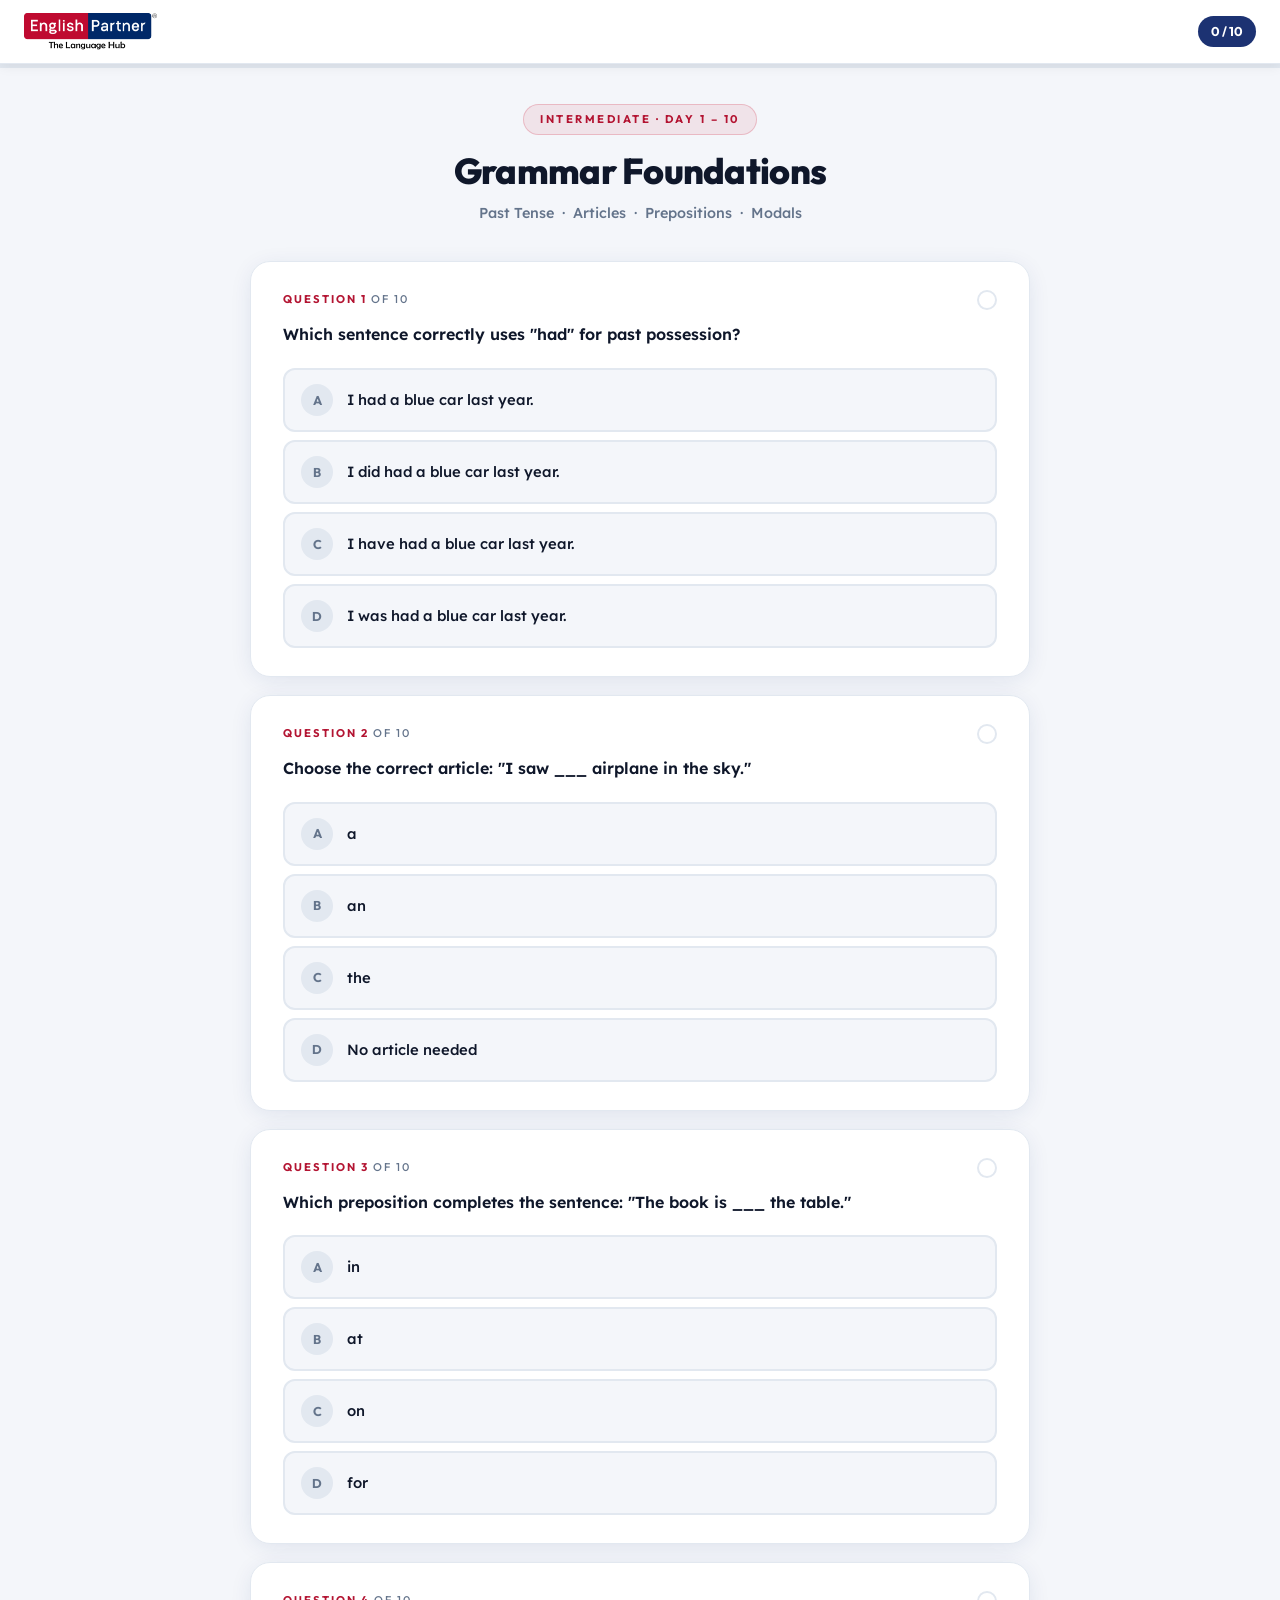
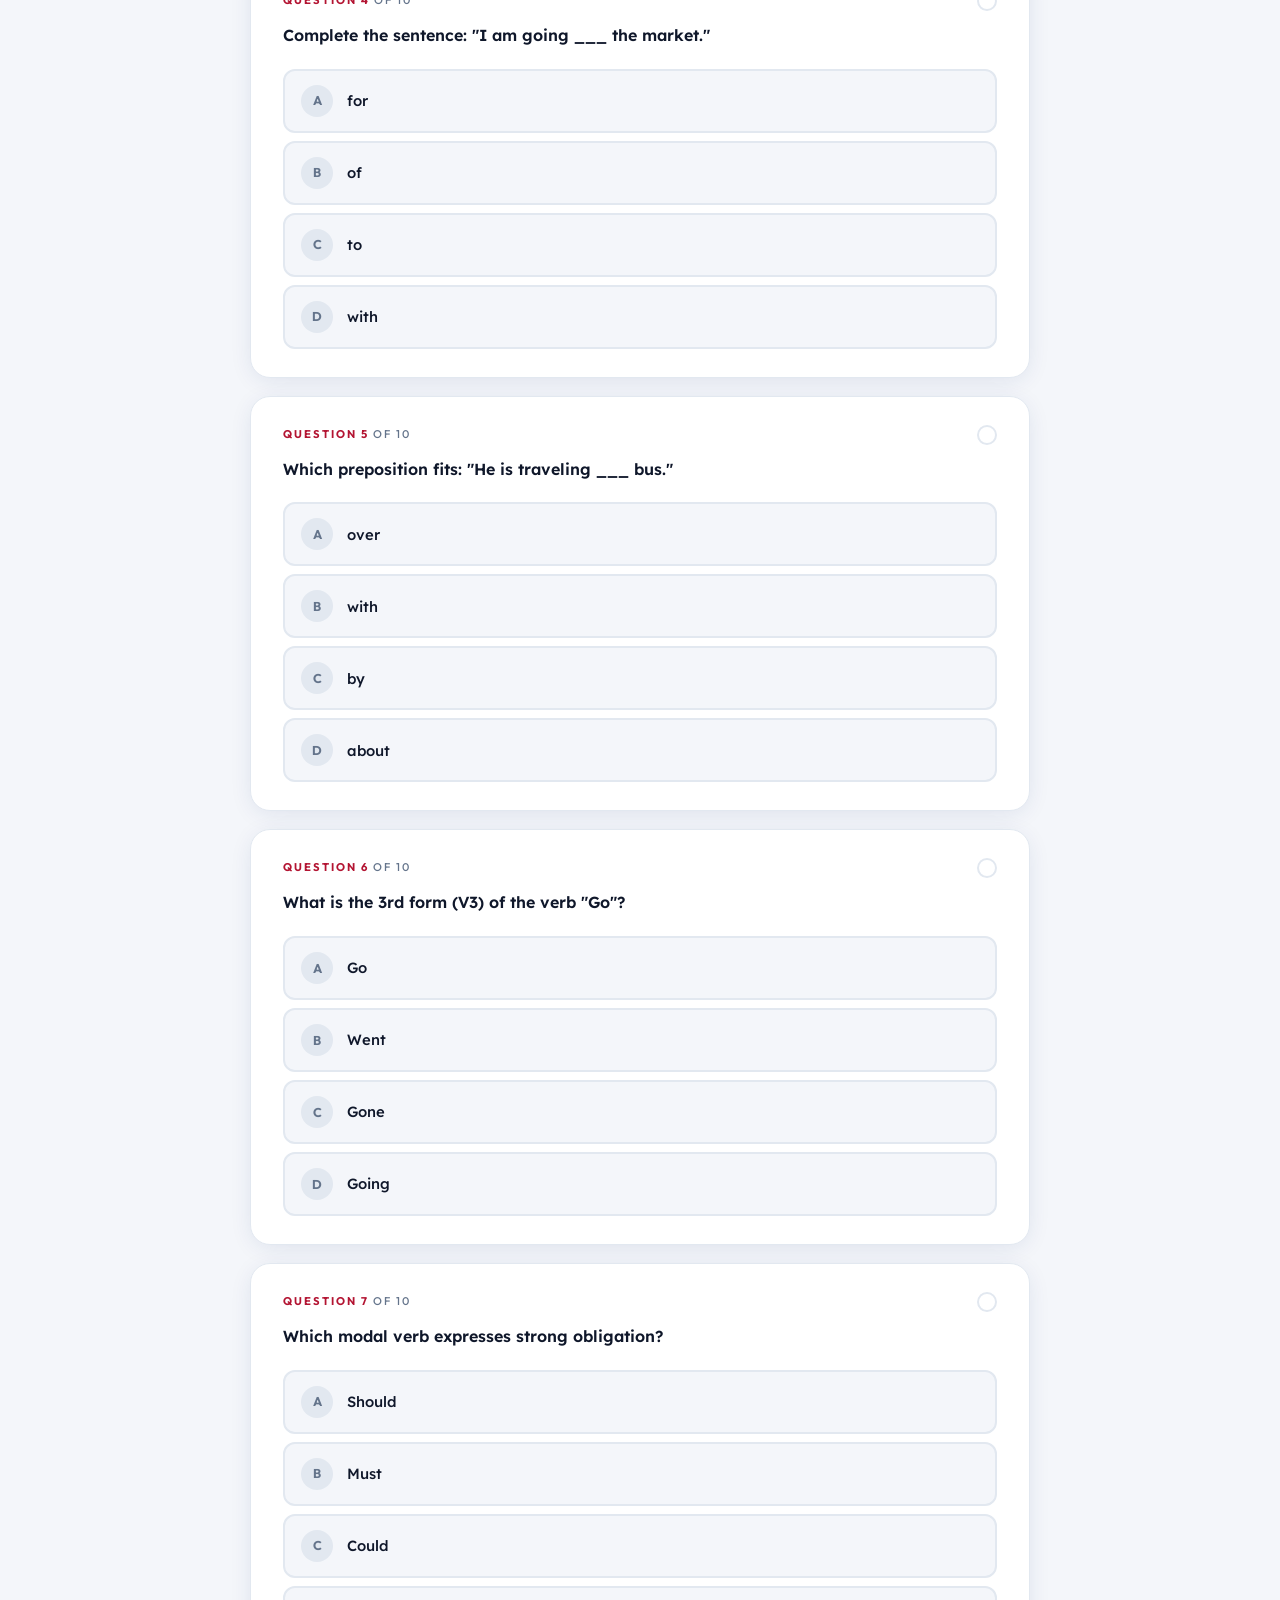
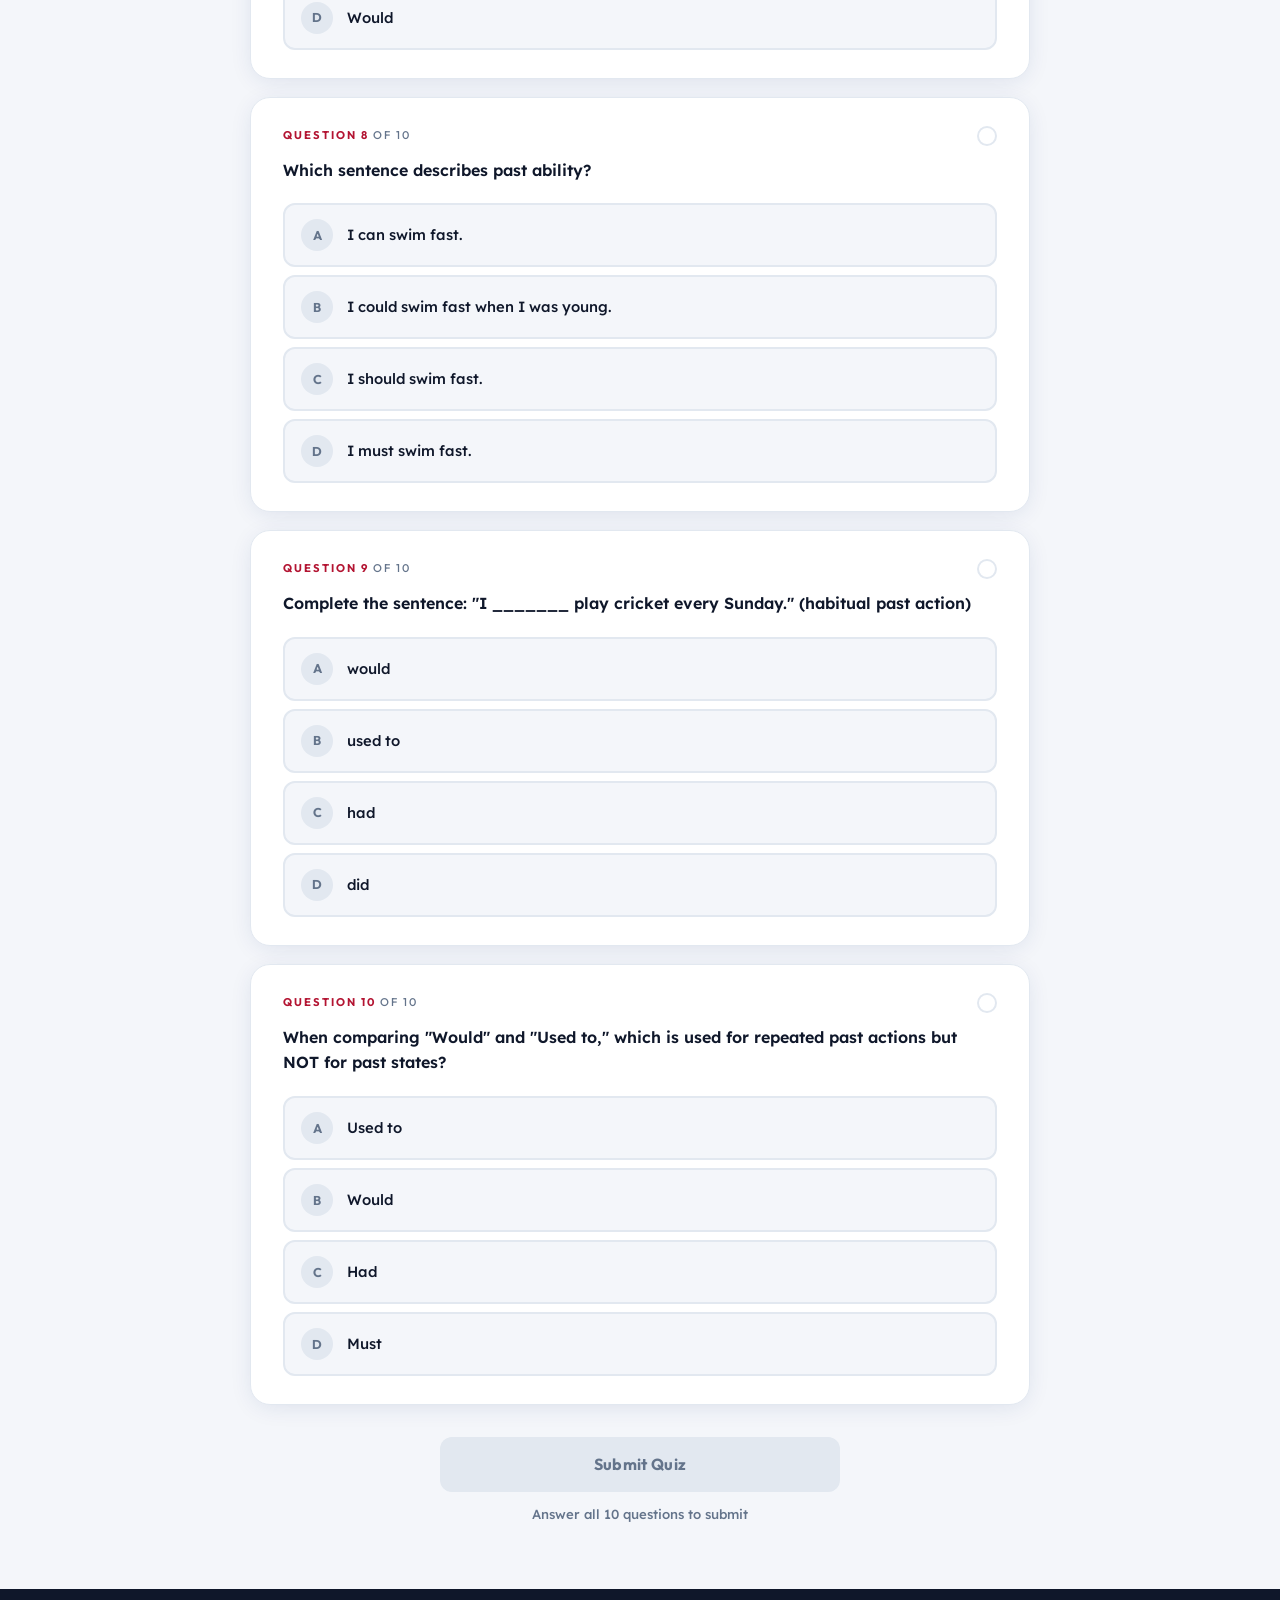
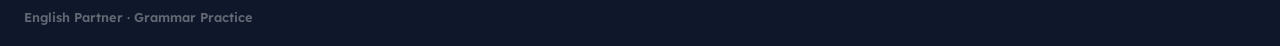
<file: quiz1.html>
<!DOCTYPE html>
<html lang="en">
<head>
  <meta charset="UTF-8">
  <meta name="viewport" content="width=device-width, initial-scale=1.0">
  <title>Quiz 1 — Day 1–10 | English Partner</title>
  <link rel="preconnect" href="https://fonts.googleapis.com">
  <link rel="preconnect" href="https://fonts.gstatic.com" crossorigin>
  <link href="https://fonts.googleapis.com/css2?family=Outfit:wght@400;500;600;700;800&family=Lexend:wght@400;500;600&display=swap" rel="stylesheet">
  <link rel="stylesheet" href="style.css">
</head>
<body>

  <nav class="quiz-nav">
    <img src="english-partner-logo.png" alt="English Partner — The Language Hub" class="nav-logo">
    <span class="quiz-nav-counter" id="navCounter">0 / 10</span>
  </nav>

  <div class="progress-bar-track">
    <div class="progress-bar-fill" id="progressFill" style="width:0%"></div>
  </div>

  <div class="reviewing-bar hidden" id="reviewingBar">
    <span id="reviewingLabel">Reviewing Attempt 1 — Score: 0/10</span>
    <div class="reviewing-bar-actions">
      <button class="btn-retake-review" id="retakeFromReview">Retake Quiz</button>
      <button class="btn-back-results" id="backToResults">← Back to Results</button>
    </div>
  </div>

  <main class="quiz-wrapper">

    <div class="quiz-header">
      <div class="quiz-day-badge">Intermediate · Day 1 – 10</div>
      <h1 class="quiz-title">Grammar Foundations</h1>
      <p class="quiz-subtitle">Past Tense &nbsp;·&nbsp; Articles &nbsp;·&nbsp; Prepositions &nbsp;·&nbsp; Modals</p>
    </div>

    <div id="questionsContainer"></div>

    <div class="submit-area" id="submitArea">
      <button class="btn-submit" id="submitBtn" disabled>Submit Quiz</button>
      <p class="submit-hint" id="submitHint">Answer all 10 questions to submit</p>
    </div>

  </main>

  <!-- SCORE POPUP MODAL -->
  <div class="score-modal-overlay hidden" id="scoreModal">
    <div class="score-card">
      <div class="attempt-badge" id="attemptBadge">Attempt 1 of 3</div>
      <div class="score-circle">
        <span class="score-number" id="scoreNumber">0</span>
        <span class="score-denom">/10</span>
      </div>
      <div class="score-percentage" id="scorePercent">0%</div>
      <div class="score-label">Best Score</div>
      <div class="score-out-of" id="scoreOutOf">Best: 0 out of 10</div>
      <div class="current-attempt-info hidden" id="currentAttemptInfo">
        This attempt: <strong id="currentAttemptScore">0/10</strong>
      </div>
      <p class="score-message" id="scoreMessage"></p>
      <button class="attempts-toggle" id="attemptsToggle">
        <span id="attemptsToggleLabel">View Attempt History</span>
        <svg width="14" height="14" viewBox="0 0 24 24" fill="none" stroke="currentColor" stroke-width="2.5" stroke-linecap="round" stroke-linejoin="round"><polyline points="6 9 12 15 18 9"/></svg>
      </button>
      <div class="attempts-history hidden" id="attemptsHistory">
        <div id="attemptsHistoryList"></div>
      </div>
      <div class="score-actions">
        <button class="btn-review" id="reviewBtn">Review Answers</button>
        <button class="btn-retry" id="retryBtn">Try Again</button>
      </div>
      <div class="attempts-locked hidden" id="attemptsLocked">Maximum 2 attempts reached — no more retries</div>
    </div>
  </div>

  <footer class="quiz-footer">
    <span class="quiz-footer-brand">English Partner · Grammar Practice</span>
  </footer>

  <script>
    const QUESTIONS = [
      {
        id: 1,
        text: 'Which sentence correctly uses "had" for past possession?',
        options: {
          A: 'I had a blue car last year.',
          B: 'I did had a blue car last year.',
          C: 'I have had a blue car last year.',
          D: 'I was had a blue car last year.'
        },
        answer: 'A'
      },
      {
        id: 2,
        text: 'Choose the correct article: "I saw ___ airplane in the sky."',
        options: {
          A: 'a',
          B: 'an',
          C: 'the',
          D: 'No article needed'
        },
        answer: 'B'
      },
      {
        id: 3,
        text: 'Which preposition completes the sentence: "The book is ___ the table."',
        options: {
          A: 'in',
          B: 'at',
          C: 'on',
          D: 'for'
        },
        answer: 'C'
      },
      {
        id: 4,
        text: 'Complete the sentence: "I am going ___ the market."',
        options: {
          A: 'for',
          B: 'of',
          C: 'to',
          D: 'with'
        },
        answer: 'C'
      },
      {
        id: 5,
        text: 'Which preposition fits: "He is traveling ___ bus."',
        options: {
          A: 'over',
          B: 'with',
          C: 'by',
          D: 'about'
        },
        answer: 'C'
      },
      {
        id: 6,
        text: 'What is the 3rd form (V3) of the verb "Go"?',
        options: {
          A: 'Go',
          B: 'Went',
          C: 'Gone',
          D: 'Going'
        },
        answer: 'C'
      },
      {
        id: 7,
        text: 'Which modal verb expresses strong obligation?',
        options: {
          A: 'Should',
          B: 'Must',
          C: 'Could',
          D: 'Would'
        },
        answer: 'B'
      },
      {
        id: 8,
        text: 'Which sentence describes past ability?',
        options: {
          A: 'I can swim fast.',
          B: 'I could swim fast when I was young.',
          C: 'I should swim fast.',
          D: 'I must swim fast.'
        },
        answer: 'B'
      },
      {
        id: 9,
        text: 'Complete the sentence: "I _______ play cricket every Sunday." (habitual past action)',
        options: {
          A: 'would',
          B: 'used to',
          C: 'had',
          D: 'did'
        },
        answer: 'B'
      },
      {
        id: 10,
        text: 'When comparing "Would" and "Used to," which is used for repeated past actions but NOT for past states?',
        options: {
          A: 'Used to',
          B: 'Would',
          C: 'Had',
          D: 'Must'
        },
        answer: 'B'
      }
    ];

    const params = new URLSearchParams(window.location.search);
    const phone  = params.get('phone_number') || '';
    const sender = params.get('sender') || params.get('course') || 'General';

    const QUIZ_KEY = 'ep_quiz1';
    const MAX_ATTEMPTS = 2;
    const STATE = { selected: {}, submitted: false, score: 0 };

    function loadData() {
      try { return JSON.parse(localStorage.getItem(QUIZ_KEY)) || { attempts: [], bestScore: -1, bestIdx: -1 }; }
      catch(e) { return { attempts: [], bestScore: -1, bestIdx: -1 }; }
    }
    function saveData(d) { localStorage.setItem(QUIZ_KEY, JSON.stringify(d)); }

    // showCorrect=true only after all attempts done — reveals correct answer for wrong questions
    function optClass(userAns, letter, correct, showCorrect) {
      if (letter === correct && (showCorrect || letter === userAns)) return ' correct disabled';
      if (letter === userAns && userAns !== correct) return ' wrong disabled';
      return ' disabled';
    }
    function optIcon(userAns, letter, correct, showCorrect) {
      if (letter === correct && (showCorrect || letter === userAns)) return '<span class="result-icon">✓</span>';
      if (letter === userAns && userAns !== correct) return '<span class="result-icon">✗</span>';
      return '';
    }

    function renderQuestions(reviewAnswers, showCorrect) {
      const container = document.getElementById('questionsContainer');
      container.innerHTML = QUESTIONS.map((q, idx) => `
        <div class="question-card" data-index="${idx}" id="card-${idx}">
          <div class="question-meta">
            <span class="question-number">Question ${q.id} <span style="color:var(--text-muted);font-weight:500">of 10</span></span>
            <div class="question-status${reviewAnswers ? ' answered' : ''}" id="status-${idx}"></div>
          </div>
          <p class="question-text">${q.text}</p>
          <ul class="options-list">
            ${Object.entries(q.options).map(([l, t]) => `
              <li class="option-item${reviewAnswers ? optClass(reviewAnswers[idx], l, q.answer, showCorrect) : ''}"
                  data-option="${l}" data-index="${idx}">
                <span class="option-letter">${l}</span>
                <span class="option-text">${t}</span>
                ${reviewAnswers ? optIcon(reviewAnswers[idx], l, q.answer, showCorrect) : ''}
              </li>
            `).join('')}
          </ul>
        </div>
      `).join('');
    }

    function updateProgress() {
      const answered = Object.keys(STATE.selected).length;
      document.getElementById('progressFill').style.width = (answered / QUESTIONS.length * 100) + '%';
      document.getElementById('navCounter').textContent = answered + ' / ' + QUESTIONS.length;
      const btn = document.getElementById('submitBtn');
      const hint = document.getElementById('submitHint');
      if (answered === QUESTIONS.length) {
        btn.disabled = false;
        hint.textContent = 'All questions answered — ready to submit!';
      } else {
        btn.disabled = true;
        const rem = QUESTIONS.length - answered;
        hint.textContent = rem + ' question' + (rem > 1 ? 's' : '') + ' remaining';
      }
    }

    function handleSubmit() {
      if (STATE.submitted) return;
      STATE.submitted = true;
      STATE.score = 0;

      // Count score first
      QUESTIONS.forEach((q, idx) => { if (STATE.selected[idx] === q.answer) STATE.score++; });

      // Save attempt
      const data = loadData();
      const attemptNum = data.attempts.length + 1;
      data.attempts.push({ num: attemptNum, score: STATE.score, answers: Object.assign({}, STATE.selected) });
      if (STATE.score > data.bestScore) { data.bestScore = STATE.score; data.bestIdx = data.attempts.length - 1; }
      saveData(data);

      fetch('WEBHOOK_URL_HERE', {
        method: 'POST',
        headers: { 'Content-Type': 'application/json' },
        body: JSON.stringify({
          phone_number: phone,
          sender: sender,
          quiz: 'Day 1-10',
          attempt: attemptNum,
          score: STATE.score,
          total: QUESTIONS.length,
          percent: Math.round((STATE.score / QUESTIONS.length) * 100),
          best_score: data.bestScore,
          submitted_at: new Date().toISOString(),
        }),
        mode: 'no-cors',
      }).catch(() => {});

      // Show correct answers only on last attempt
      const isLast = data.attempts.length >= MAX_ATTEMPTS;

      QUESTIONS.forEach((q, idx) => {
        const card = document.querySelector(`.question-card[data-index="${idx}"]`);
        const ua = STATE.selected[idx];
        const c = q.answer;
        card.querySelectorAll('.option-item').forEach(opt => {
          opt.classList.add('disabled');
          const l = opt.dataset.option;
          if (l === c && (isLast || l === ua)) { opt.classList.add('correct'); opt.insertAdjacentHTML('beforeend', '<span class="result-icon">✓</span>'); }
          else if (l === ua && ua !== c) { opt.classList.add('wrong'); opt.insertAdjacentHTML('beforeend', '<span class="result-icon">✗</span>'); }
        });
      });

      document.getElementById('progressFill').style.width = '100%';
      document.getElementById('navCounter').textContent = '10 / 10';
      showModal(data);
    }

    function showModal(data) {
      const best = data.bestScore < 0 ? 0 : data.bestScore;
      const pct = Math.round((best / QUESTIONS.length) * 100);
      const count = data.attempts.length;

      document.getElementById('attemptBadge').textContent = 'Attempt ' + count + ' of ' + MAX_ATTEMPTS;
      document.getElementById('scoreNumber').textContent = best;
      document.getElementById('scorePercent').textContent = pct + '%';
      document.getElementById('scoreOutOf').textContent = 'Best: ' + best + ' out of ' + QUESTIONS.length;
      document.getElementById('scoreMessage').textContent = getMessage(best);

      const curInfo = document.getElementById('currentAttemptInfo');
      const latestScore = data.attempts[data.attempts.length - 1].score;
      if (latestScore < best) {
        document.getElementById('currentAttemptScore').textContent = latestScore + '/' + QUESTIONS.length;
        curInfo.classList.remove('hidden');
      } else { curInfo.classList.add('hidden'); }

      renderHistory(data);

      const retryBtn = document.getElementById('retryBtn');
      const lockedMsg = document.getElementById('attemptsLocked');
      if (count >= MAX_ATTEMPTS) { retryBtn.classList.add('hidden'); lockedMsg.classList.remove('hidden'); }
      else { retryBtn.classList.remove('hidden'); lockedMsg.classList.add('hidden'); }

      document.getElementById('scoreModal').classList.remove('hidden');
    }

    function renderHistory(data) {
      const list = document.getElementById('attemptsHistoryList');
      list.innerHTML = data.attempts.map((a, i) => `
        <div class="attempt-row ${i === data.bestIdx ? 'best' : ''}">
          <div class="attempt-row-info">
            <span class="attempt-row-num">Attempt ${a.num}</span>
            <span class="attempt-row-score">${a.score}/${QUESTIONS.length}</span>
            <span class="attempt-row-pct">${Math.round(a.score/QUESTIONS.length*100)}%</span>
            ${i === data.bestIdx ? '<span class="attempt-best-badge">Best</span>' : ''}
          </div>
          <button class="btn-review-attempt" data-attempt="${i}">Review</button>
        </div>
      `).join('');

      const showCorrect = data.attempts.length >= MAX_ATTEMPTS;
      list.querySelectorAll('.btn-review-attempt').forEach(btn => {
        btn.addEventListener('click', () => {
          const idx = parseInt(btn.dataset.attempt);
          const a = data.attempts[idx];
          document.getElementById('scoreModal').classList.add('hidden');
          document.getElementById('attemptsHistory').classList.add('hidden');
          document.getElementById('attemptsToggle').classList.remove('open');
          document.getElementById('attemptsToggleLabel').textContent = 'View Attempt History';
          renderQuestions(a.answers, showCorrect);
          document.getElementById('submitArea').classList.add('hidden');
          document.getElementById('reviewingLabel').textContent = 'Reviewing Attempt ' + a.num + ' — Score: ' + a.score + '/' + QUESTIONS.length;
          document.getElementById('reviewingBar').classList.remove('hidden');
          updateRetakeBtn();
          window.scrollTo({ top: 0, behavior: 'smooth' });
        });
      });
    }

    function getMessage(score) {
      if (score === 10) return "Perfect score! You've completely mastered Day 1–10. Outstanding!";
      if (score >= 8)  return "Excellent work! You have a strong grasp of these grammar topics.";
      if (score >= 6)  return "Good job! A little more practice and you'll ace it next time.";
      if (score >= 4)  return "Keep going! Review the highlighted answers and try again.";
      return "Don't give up — every attempt helps you learn. Review and retry!";
    }

    function updateRetakeBtn() {
      const d = loadData();
      const remaining = MAX_ATTEMPTS - d.attempts.length;
      const btn = document.getElementById('retakeFromReview');
      if (remaining > 0) {
        btn.disabled = false;
        btn.textContent = remaining === 1 ? 'Retake (1 attempt left)' : 'Retake (' + remaining + ' attempts left)';
      } else {
        btn.disabled = true;
        btn.textContent = 'Attempt Limit Reached';
      }
    }

    document.addEventListener('DOMContentLoaded', () => {
      const data = loadData();

      if (data.attempts.length >= MAX_ATTEMPTS) {
        const best = data.attempts[data.bestIdx];
        renderQuestions(best.answers, true); // show correct answers — all attempts done
        document.getElementById('submitArea').classList.add('hidden');
        STATE.submitted = true;
        showModal(data);
      } else {
        renderQuestions();
      }

      document.getElementById('questionsContainer').addEventListener('click', e => {
        if (STATE.submitted) return;
        const option = e.target.closest('.option-item');
        if (!option) return;
        const idx = parseInt(option.dataset.index);
        const letter = option.dataset.option;
        const card = document.querySelector(`.question-card[data-index="${idx}"]`);
        card.querySelectorAll('.option-item').forEach(o => o.classList.remove('selected'));
        option.classList.add('selected');
        STATE.selected[idx] = letter;
        card.classList.add('answered');
        document.getElementById('status-' + idx).classList.add('answered');
        updateProgress();
      });

      document.getElementById('submitBtn').addEventListener('click', handleSubmit);

      document.getElementById('reviewBtn').addEventListener('click', () => {
        const data = loadData();
        const last = data.attempts[data.attempts.length - 1];
        const showCorrect = data.attempts.length >= MAX_ATTEMPTS;
        document.getElementById('scoreModal').classList.add('hidden');
        document.getElementById('attemptsHistory').classList.add('hidden');
        document.getElementById('attemptsToggle').classList.remove('open');
        document.getElementById('attemptsToggleLabel').textContent = 'View Attempt History';
        renderQuestions(last.answers, showCorrect);
        document.getElementById('submitArea').classList.add('hidden');
        document.getElementById('reviewingLabel').textContent = 'Reviewing Attempt ' + last.num + ' — Score: ' + last.score + '/' + QUESTIONS.length;
        document.getElementById('reviewingBar').classList.remove('hidden');
        updateRetakeBtn();
        window.scrollTo({ top: 0, behavior: 'smooth' });
      });

      document.getElementById('retryBtn').addEventListener('click', () => {
        document.getElementById('scoreModal').classList.add('hidden');
        document.getElementById('reviewingBar').classList.add('hidden');
        document.getElementById('attemptsHistory').classList.add('hidden');
        document.getElementById('attemptsToggle').classList.remove('open');
        document.getElementById('attemptsToggleLabel').textContent = 'View Attempt History';
        STATE.selected = {}; STATE.submitted = false; STATE.score = 0;
        renderQuestions();
        document.getElementById('submitArea').classList.remove('hidden');
        document.getElementById('submitBtn').disabled = true;
        document.getElementById('submitHint').textContent = 'Answer all 10 questions to submit';
        document.getElementById('progressFill').style.width = '0%';
        document.getElementById('navCounter').textContent = '0 / 10';
        window.scrollTo({ top: 0, behavior: 'smooth' });
      });

      document.getElementById('attemptsToggle').addEventListener('click', () => {
        const hist = document.getElementById('attemptsHistory');
        const toggle = document.getElementById('attemptsToggle');
        const label = document.getElementById('attemptsToggleLabel');
        const open = hist.classList.toggle('hidden');
        toggle.classList.toggle('open', !open);
        label.textContent = open ? 'View Attempt History' : 'Hide Attempt History';
      });

      document.getElementById('backToResults').addEventListener('click', () => {
        document.getElementById('reviewingBar').classList.add('hidden');
        STATE.submitted = true;
        const d = loadData();
        const showCorrect = d.attempts.length >= MAX_ATTEMPTS;
        renderQuestions(d.attempts[d.attempts.length - 1].answers, showCorrect);
        document.getElementById('submitArea').classList.add('hidden');
        showModal(d);
      });

      document.getElementById('retakeFromReview').addEventListener('click', () => {
        const d = loadData();
        if (d.attempts.length >= MAX_ATTEMPTS) return;
        document.getElementById('reviewingBar').classList.add('hidden');
        document.getElementById('attemptsHistory').classList.add('hidden');
        document.getElementById('attemptsToggle').classList.remove('open');
        document.getElementById('attemptsToggleLabel').textContent = 'View Attempt History';
        STATE.selected = {}; STATE.submitted = false; STATE.score = 0;
        renderQuestions();
        document.getElementById('submitArea').classList.remove('hidden');
        document.getElementById('submitBtn').disabled = true;
        document.getElementById('submitHint').textContent = 'Answer all 10 questions to submit';
        document.getElementById('progressFill').style.width = '0%';
        document.getElementById('navCounter').textContent = '0 / 10';
        window.scrollTo({ top: 0, behavior: 'smooth' });
      });
    });
  </script>

</body>
</html>
</file>
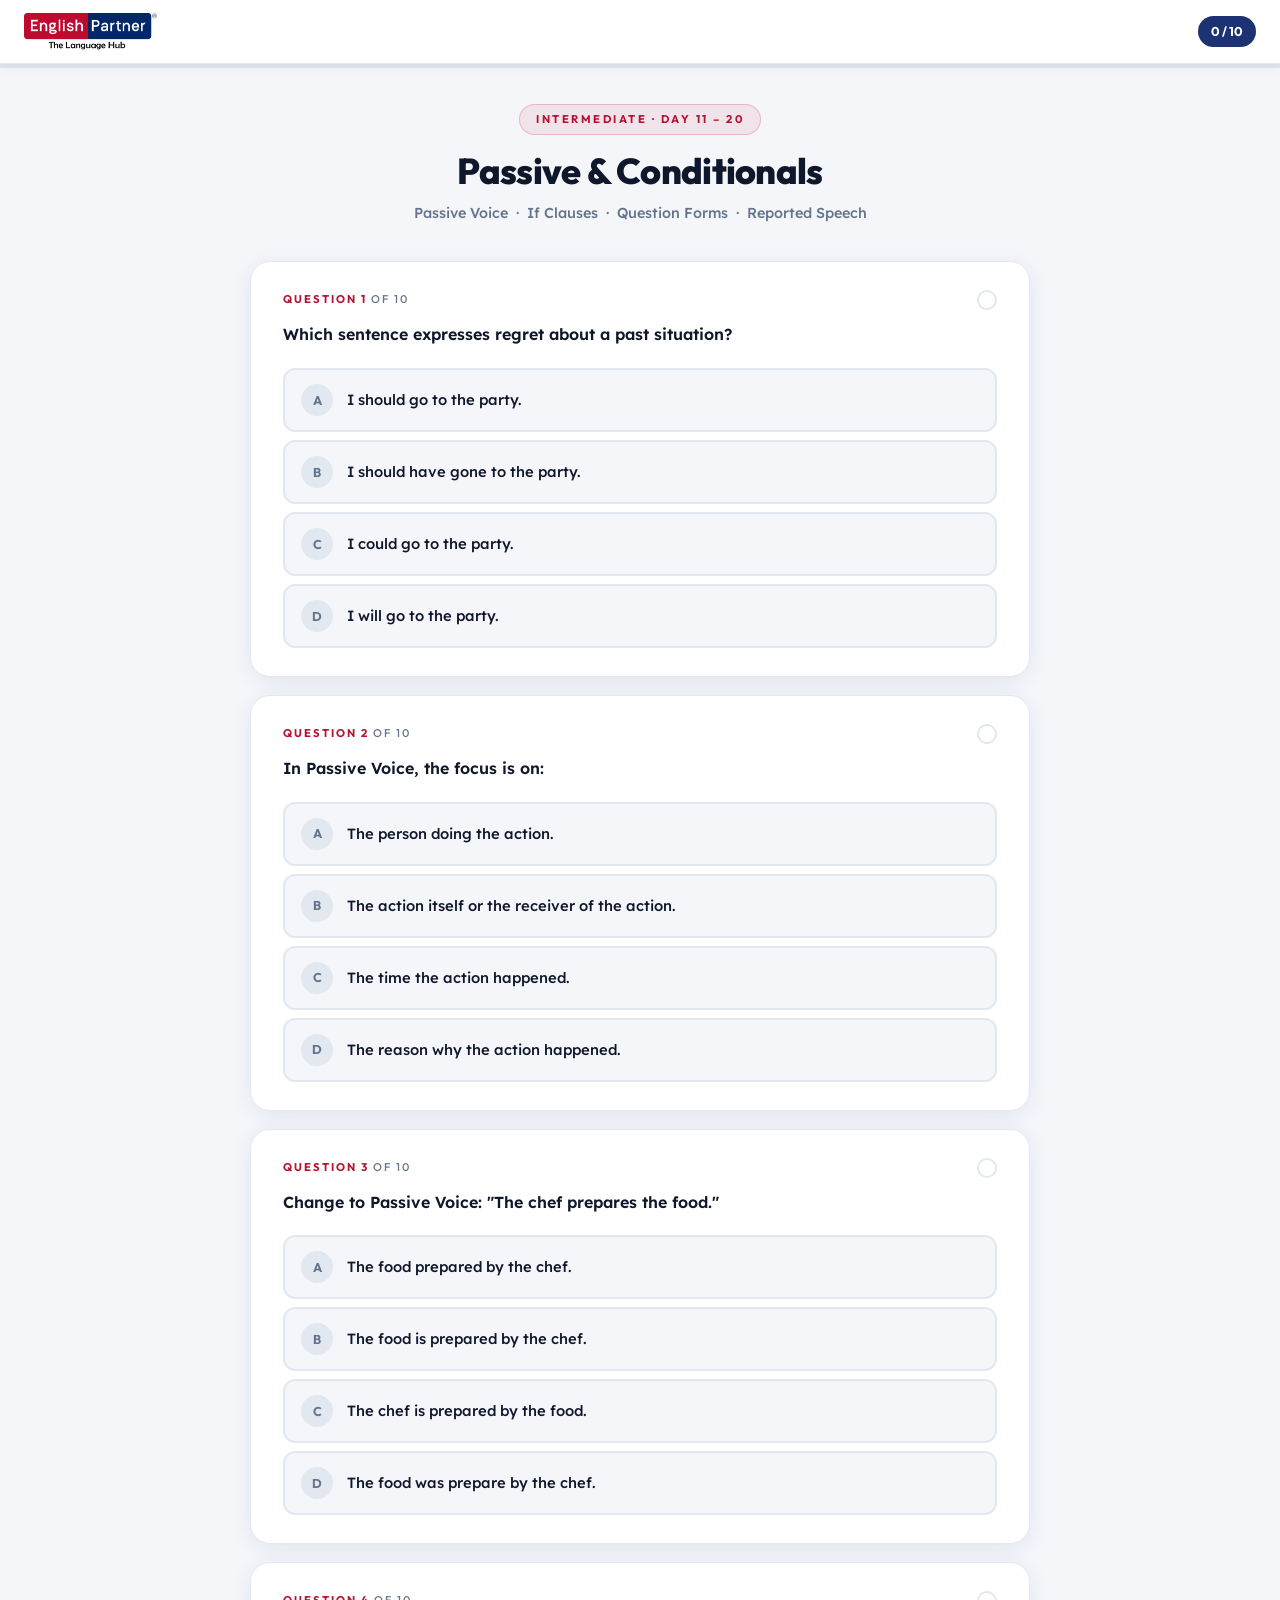
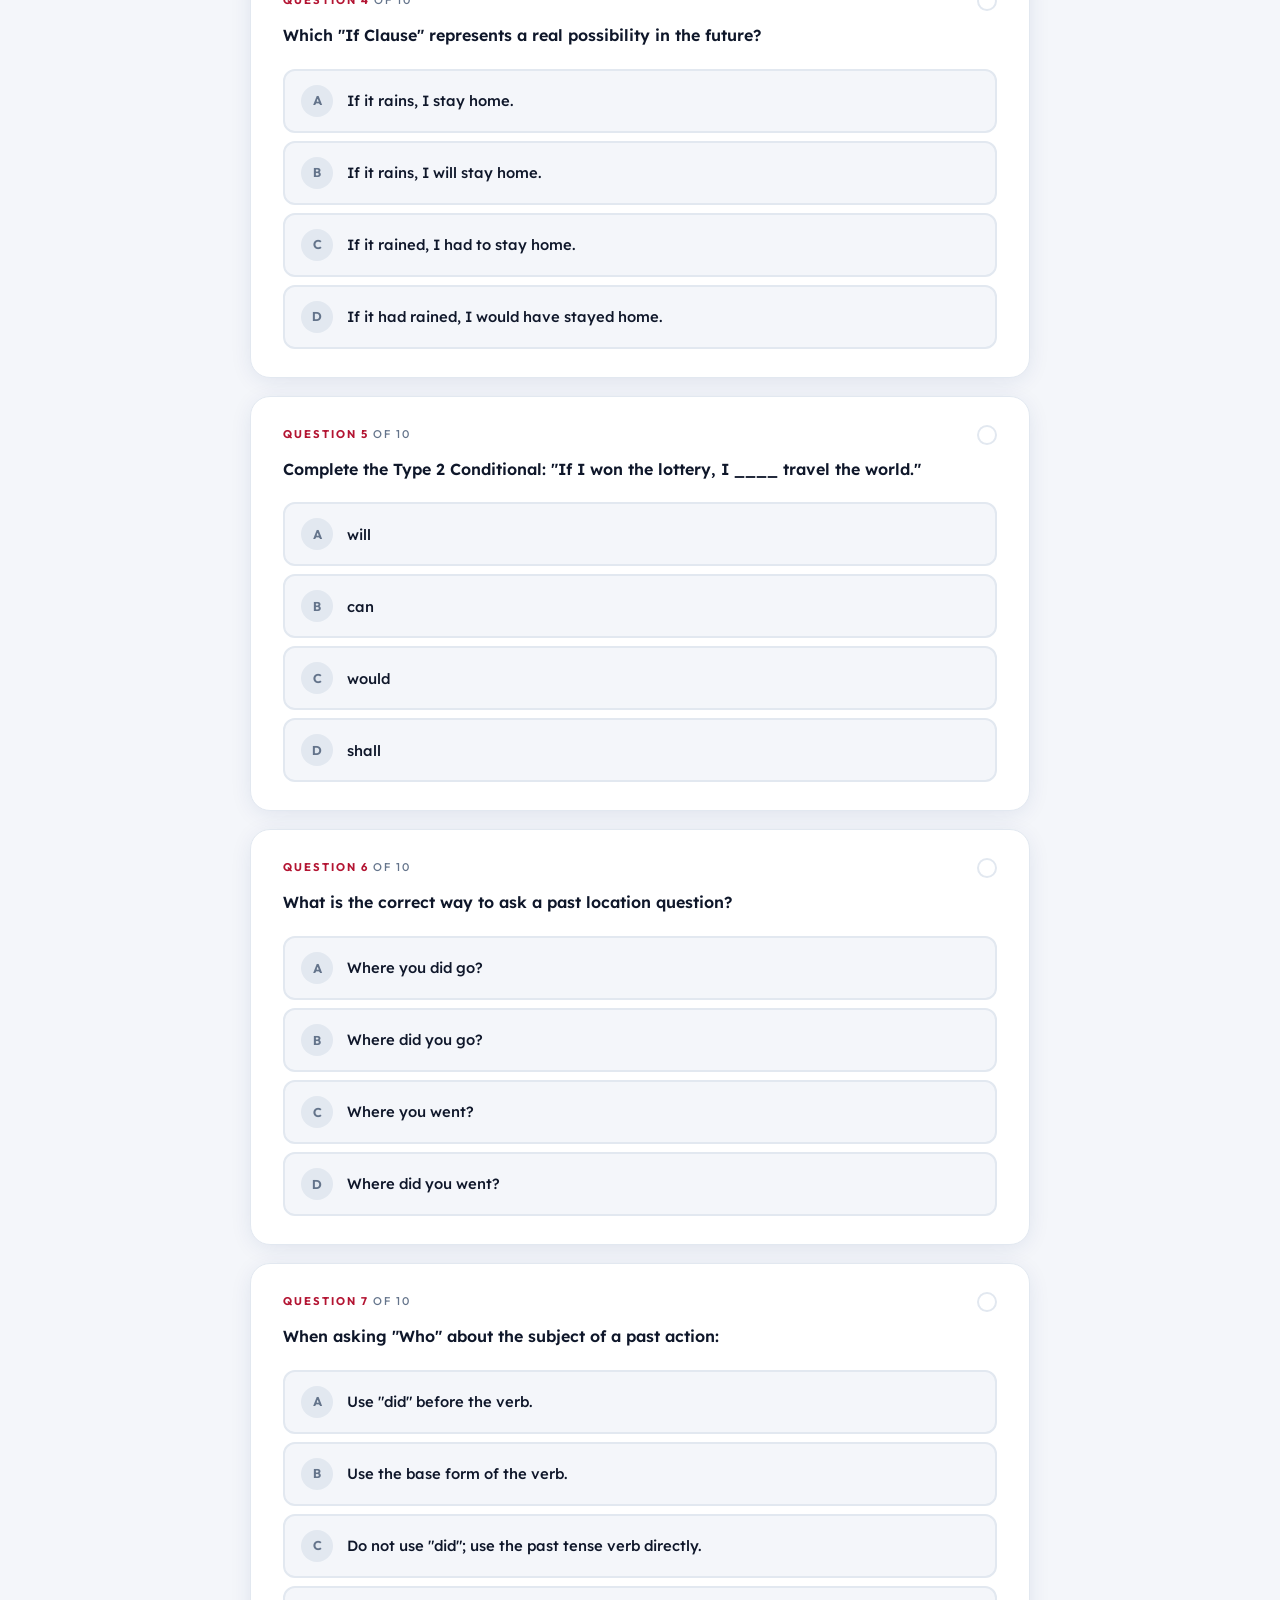
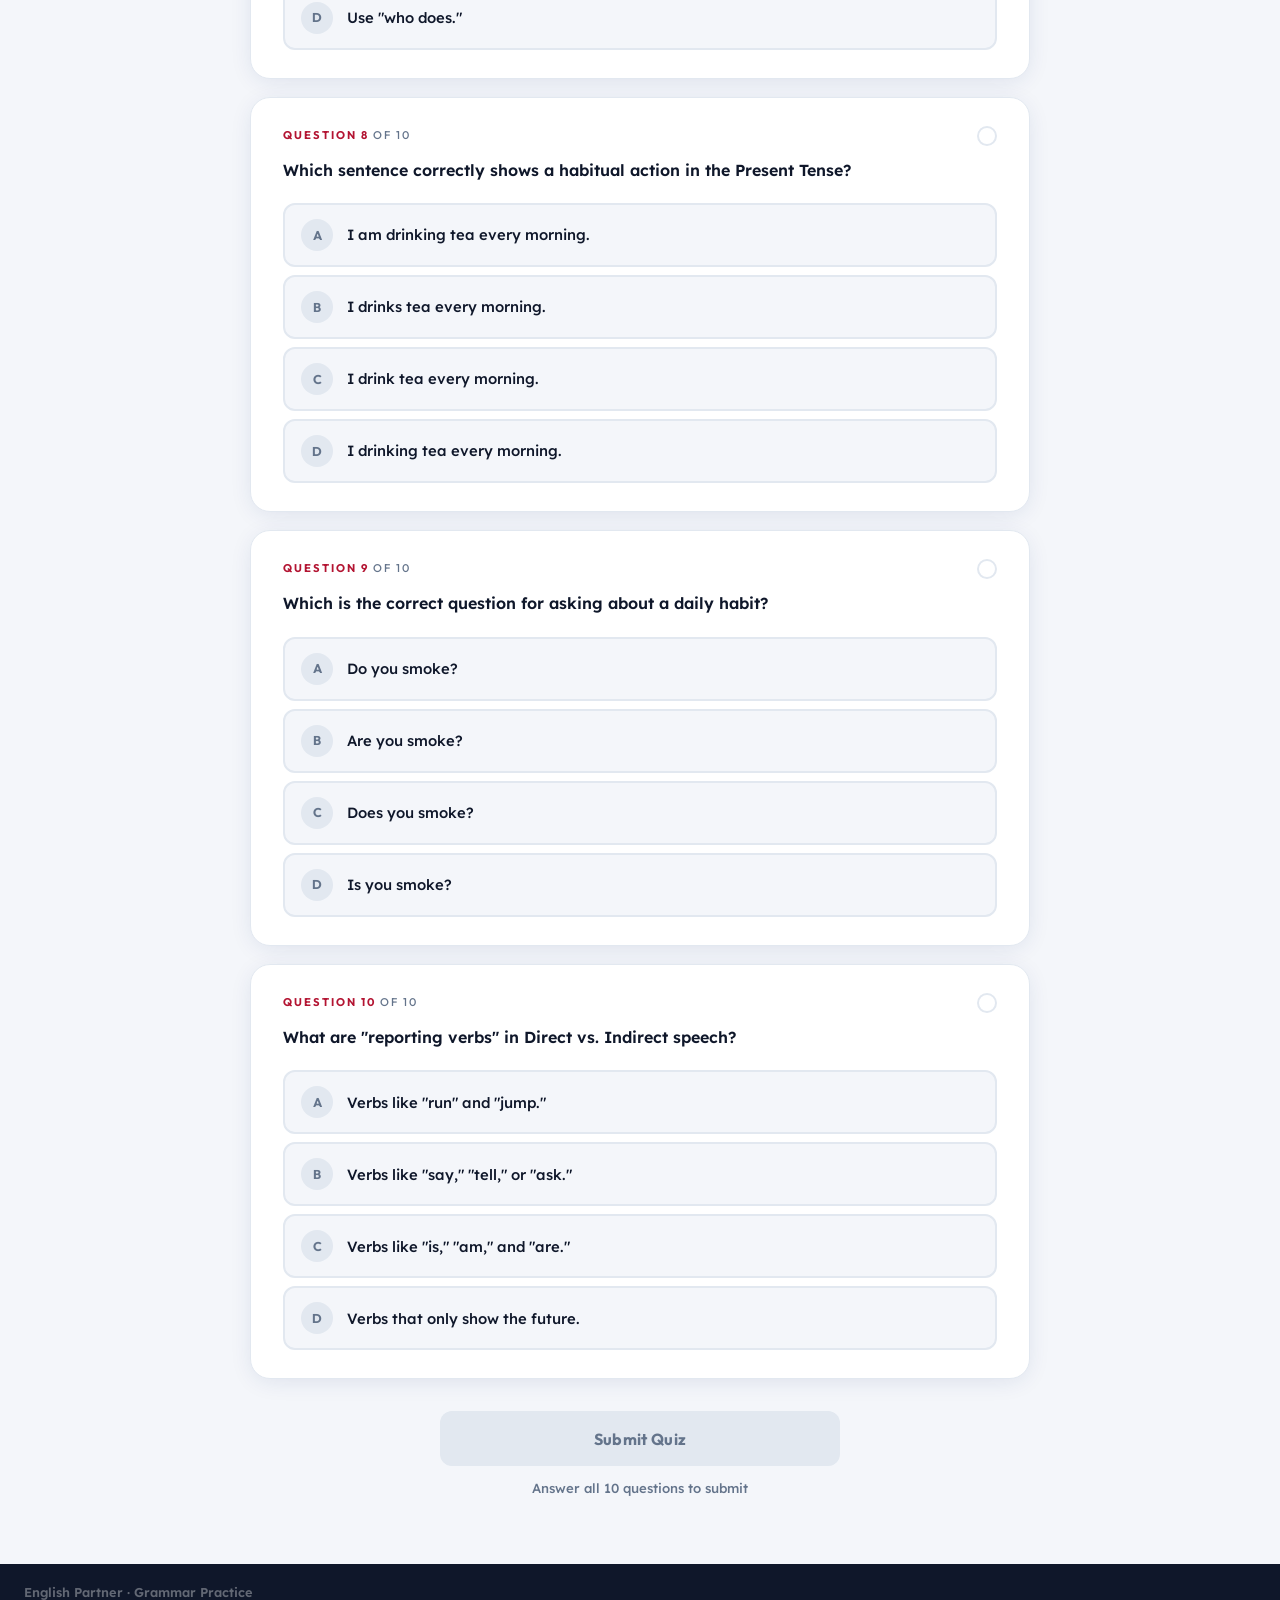
<file: quiz2.html>
<!DOCTYPE html>
<html lang="en">
<head>
  <meta charset="UTF-8">
  <meta name="viewport" content="width=device-width, initial-scale=1.0">
  <title>Quiz 2 — Day 11–20 | English Partner</title>
  <link rel="preconnect" href="https://fonts.googleapis.com">
  <link rel="preconnect" href="https://fonts.gstatic.com" crossorigin>
  <link href="https://fonts.googleapis.com/css2?family=Outfit:wght@400;500;600;700;800&family=Lexend:wght@400;500;600&display=swap" rel="stylesheet">
  <link rel="stylesheet" href="style.css">
</head>
<body>

  <nav class="quiz-nav">
    <img src="english-partner-logo.png" alt="English Partner — The Language Hub" class="nav-logo">
    <span class="quiz-nav-counter" id="navCounter">0 / 10</span>
  </nav>

  <div class="progress-bar-track">
    <div class="progress-bar-fill" id="progressFill" style="width:0%"></div>
  </div>

  <div class="reviewing-bar hidden" id="reviewingBar">
    <span id="reviewingLabel">Reviewing Attempt 1 — Score: 0/10</span>
    <div class="reviewing-bar-actions">
      <button class="btn-retake-review" id="retakeFromReview">Retake Quiz</button>
      <button class="btn-back-results" id="backToResults">← Back to Results</button>
    </div>
  </div>

  <main class="quiz-wrapper">

    <div class="quiz-header">
      <div class="quiz-day-badge">Intermediate · Day 11 – 20</div>
      <h1 class="quiz-title">Passive &amp; Conditionals</h1>
      <p class="quiz-subtitle">Passive Voice &nbsp;·&nbsp; If Clauses &nbsp;·&nbsp; Question Forms &nbsp;·&nbsp; Reported Speech</p>
    </div>

    <div id="questionsContainer"></div>

    <div class="submit-area" id="submitArea">
      <button class="btn-submit" id="submitBtn" disabled>Submit Quiz</button>
      <p class="submit-hint" id="submitHint">Answer all 10 questions to submit</p>
    </div>

  </main>

  <!-- SCORE POPUP MODAL -->
  <div class="score-modal-overlay hidden" id="scoreModal">
    <div class="score-card">
      <div class="attempt-badge" id="attemptBadge">Attempt 1 of 3</div>
      <div class="score-circle">
        <span class="score-number" id="scoreNumber">0</span>
        <span class="score-denom">/10</span>
      </div>
      <div class="score-percentage" id="scorePercent">0%</div>
      <div class="score-label">Best Score</div>
      <div class="score-out-of" id="scoreOutOf">Best: 0 out of 10</div>
      <div class="current-attempt-info hidden" id="currentAttemptInfo">
        This attempt: <strong id="currentAttemptScore">0/10</strong>
      </div>
      <p class="score-message" id="scoreMessage"></p>
      <button class="attempts-toggle" id="attemptsToggle">
        <span id="attemptsToggleLabel">View Attempt History</span>
        <svg width="14" height="14" viewBox="0 0 24 24" fill="none" stroke="currentColor" stroke-width="2.5" stroke-linecap="round" stroke-linejoin="round"><polyline points="6 9 12 15 18 9"/></svg>
      </button>
      <div class="attempts-history hidden" id="attemptsHistory">
        <div id="attemptsHistoryList"></div>
      </div>
      <div class="score-actions">
        <button class="btn-review" id="reviewBtn">Review Answers</button>
        <button class="btn-retry" id="retryBtn">Try Again</button>
      </div>
      <div class="attempts-locked hidden" id="attemptsLocked">Maximum 2 attempts reached — no more retries</div>
    </div>
  </div>

  <footer class="quiz-footer">
    <span class="quiz-footer-brand">English Partner · Grammar Practice</span>
  </footer>

  <script>
    const QUESTIONS = [
      {
        id: 11,
        text: 'Which sentence expresses regret about a past situation?',
        options: {
          A: 'I should go to the party.',
          B: 'I should have gone to the party.',
          C: 'I could go to the party.',
          D: 'I will go to the party.'
        },
        answer: 'B'
      },
      {
        id: 12,
        text: 'In Passive Voice, the focus is on:',
        options: {
          A: 'The person doing the action.',
          B: 'The action itself or the receiver of the action.',
          C: 'The time the action happened.',
          D: 'The reason why the action happened.'
        },
        answer: 'B'
      },
      {
        id: 13,
        text: 'Change to Passive Voice: "The chef prepares the food."',
        options: {
          A: 'The food prepared by the chef.',
          B: 'The food is prepared by the chef.',
          C: 'The chef is prepared by the food.',
          D: 'The food was prepare by the chef.'
        },
        answer: 'B'
      },
      {
        id: 14,
        text: 'Which "If Clause" represents a real possibility in the future?',
        options: {
          A: 'If it rains, I stay home.',
          B: 'If it rains, I will stay home.',
          C: 'If it rained, I had to stay home.',
          D: 'If it had rained, I would have stayed home.'
        },
        answer: 'B'
      },
      {
        id: 15,
        text: 'Complete the Type 2 Conditional: "If I won the lottery, I ____ travel the world."',
        options: {
          A: 'will',
          B: 'can',
          C: 'would',
          D: 'shall'
        },
        answer: 'C'
      },
      {
        id: 16,
        text: 'What is the correct way to ask a past location question?',
        options: {
          A: 'Where you did go?',
          B: 'Where did you go?',
          C: 'Where you went?',
          D: 'Where did you went?'
        },
        answer: 'B'
      },
      {
        id: 17,
        text: 'When asking "Who" about the subject of a past action:',
        options: {
          A: 'Use "did" before the verb.',
          B: 'Use the base form of the verb.',
          C: 'Do not use "did"; use the past tense verb directly.',
          D: 'Use "who does."'
        },
        answer: 'C'
      },
      {
        id: 18,
        text: 'Which sentence correctly shows a habitual action in the Present Tense?',
        options: {
          A: 'I am drinking tea every morning.',
          B: 'I drinks tea every morning.',
          C: 'I drink tea every morning.',
          D: 'I drinking tea every morning.'
        },
        answer: 'C'
      },
      {
        id: 19,
        text: 'Which is the correct question for asking about a daily habit?',
        options: {
          A: 'Do you smoke?',
          B: 'Are you smoke?',
          C: 'Does you smoke?',
          D: 'Is you smoke?'
        },
        answer: 'A'
      },
      {
        id: 20,
        text: 'What are "reporting verbs" in Direct vs. Indirect speech?',
        options: {
          A: 'Verbs like "run" and "jump."',
          B: 'Verbs like "say," "tell," or "ask."',
          C: 'Verbs like "is," "am," and "are."',
          D: 'Verbs that only show the future.'
        },
        answer: 'B'
      }
    ];

    const params = new URLSearchParams(window.location.search);
    const phone  = params.get('phone_number') || '';
    const sender = params.get('sender') || params.get('course') || 'General';

    const QUIZ_KEY = 'ep_quiz2';
    const MAX_ATTEMPTS = 2;
    const STATE = { selected: {}, submitted: false, score: 0 };

    function loadData() {
      try { return JSON.parse(localStorage.getItem(QUIZ_KEY)) || { attempts: [], bestScore: -1, bestIdx: -1 }; }
      catch(e) { return { attempts: [], bestScore: -1, bestIdx: -1 }; }
    }
    function saveData(d) { localStorage.setItem(QUIZ_KEY, JSON.stringify(d)); }

    function optClass(u,l,c,sc){if(l===c&&(sc||l===u))return' correct disabled';if(l===u&&u!==c)return' wrong disabled';return' disabled';}
    function optIcon(u,l,c,sc){if(l===c&&(sc||l===u))return'<span class="result-icon">✓</span>';if(l===u&&u!==c)return'<span class="result-icon">✗</span>';return'';}

    function renderQuestions(reviewAnswers, showCorrect) {
      const container = document.getElementById('questionsContainer');
      container.innerHTML = QUESTIONS.map((q, idx) => `
        <div class="question-card" data-index="${idx}" id="card-${idx}">
          <div class="question-meta">
            <span class="question-number">Question ${idx + 1} <span style="color:var(--text-muted);font-weight:500">of 10</span></span>
            <div class="question-status${reviewAnswers ? ' answered' : ''}" id="status-${idx}"></div>
          </div>
          <p class="question-text">${q.text}</p>
          <ul class="options-list">
            ${Object.entries(q.options).map(([l, t]) => `
              <li class="option-item${reviewAnswers ? optClass(reviewAnswers[idx], l, q.answer, showCorrect) : ''}"
                  data-option="${l}" data-index="${idx}">
                <span class="option-letter">${l}</span>
                <span class="option-text">${t}</span>
                ${reviewAnswers ? optIcon(reviewAnswers[idx], l, q.answer, showCorrect) : ''}
              </li>
            `).join('')}
          </ul>
        </div>
      `).join('');
    }

    function updateProgress() {
      const answered = Object.keys(STATE.selected).length;
      document.getElementById('progressFill').style.width = (answered / QUESTIONS.length * 100) + '%';
      document.getElementById('navCounter').textContent = answered + ' / ' + QUESTIONS.length;
      const btn = document.getElementById('submitBtn');
      const hint = document.getElementById('submitHint');
      if (answered === QUESTIONS.length) { btn.disabled = false; hint.textContent = 'All questions answered — ready to submit!'; }
      else { btn.disabled = true; const rem = QUESTIONS.length - answered; hint.textContent = rem + ' question' + (rem > 1 ? 's' : '') + ' remaining'; }
    }

    function handleSubmit() {
      if (STATE.submitted) return;
      STATE.submitted = true; STATE.score = 0;
      QUESTIONS.forEach((q, idx) => { if (STATE.selected[idx] === q.answer) STATE.score++; });
      const data = loadData();
      const attemptNum = data.attempts.length + 1;
      data.attempts.push({ num: attemptNum, score: STATE.score, answers: Object.assign({}, STATE.selected) });
      if (STATE.score > data.bestScore) { data.bestScore = STATE.score; data.bestIdx = data.attempts.length - 1; }
      saveData(data);

      fetch('WEBHOOK_URL_HERE', {
        method: 'POST',
        headers: { 'Content-Type': 'application/json' },
        body: JSON.stringify({
          phone_number: phone,
          sender: sender,
          quiz: 'Day 11-20',
          attempt: attemptNum,
          score: STATE.score,
          total: QUESTIONS.length,
          percent: Math.round((STATE.score / QUESTIONS.length) * 100),
          best_score: data.bestScore,
          submitted_at: new Date().toISOString(),
        }),
        mode: 'no-cors',
      }).catch(() => {});

      const isLast = data.attempts.length >= MAX_ATTEMPTS;
      QUESTIONS.forEach((q, idx) => {
        const card = document.querySelector(`.question-card[data-index="${idx}"]`);
        const ua = STATE.selected[idx]; const c = q.answer;
        card.querySelectorAll('.option-item').forEach(opt => {
          opt.classList.add('disabled'); const l = opt.dataset.option;
          if (l === c && (isLast || l === ua)) { opt.classList.add('correct'); opt.insertAdjacentHTML('beforeend', '<span class="result-icon">✓</span>'); }
          else if (l === ua && ua !== c) { opt.classList.add('wrong'); opt.insertAdjacentHTML('beforeend', '<span class="result-icon">✗</span>'); }
        });
      });
      document.getElementById('progressFill').style.width = '100%';
      document.getElementById('navCounter').textContent = '10 / 10';
      showModal(data);
    }

    function showModal(data) {
      const best = data.bestScore < 0 ? 0 : data.bestScore;
      const pct = Math.round((best / QUESTIONS.length) * 100);
      const count = data.attempts.length;
      document.getElementById('attemptBadge').textContent = 'Attempt ' + count + ' of ' + MAX_ATTEMPTS;
      document.getElementById('scoreNumber').textContent = best;
      document.getElementById('scorePercent').textContent = pct + '%';
      document.getElementById('scoreOutOf').textContent = 'Best: ' + best + ' out of ' + QUESTIONS.length;
      document.getElementById('scoreMessage').textContent = getMessage(best);
      const curInfo = document.getElementById('currentAttemptInfo');
      const latestScore = data.attempts[data.attempts.length - 1].score;
      if (latestScore < best) { document.getElementById('currentAttemptScore').textContent = latestScore + '/' + QUESTIONS.length; curInfo.classList.remove('hidden'); }
      else { curInfo.classList.add('hidden'); }
      renderHistory(data);
      const retryBtn = document.getElementById('retryBtn'); const lockedMsg = document.getElementById('attemptsLocked');
      if (count >= MAX_ATTEMPTS) { retryBtn.classList.add('hidden'); lockedMsg.classList.remove('hidden'); }
      else { retryBtn.classList.remove('hidden'); lockedMsg.classList.add('hidden'); }
      document.getElementById('scoreModal').classList.remove('hidden');
    }

    function renderHistory(data) {
      const list = document.getElementById('attemptsHistoryList');
      list.innerHTML = data.attempts.map((a, i) => `
        <div class="attempt-row ${i === data.bestIdx ? 'best' : ''}">
          <div class="attempt-row-info">
            <span class="attempt-row-num">Attempt ${a.num}</span>
            <span class="attempt-row-score">${a.score}/${QUESTIONS.length}</span>
            <span class="attempt-row-pct">${Math.round(a.score/QUESTIONS.length*100)}%</span>
            ${i === data.bestIdx ? '<span class="attempt-best-badge">Best</span>' : ''}
          </div>
          <button class="btn-review-attempt" data-attempt="${i}">Review</button>
        </div>
      `).join('');
      const showCorrect = data.attempts.length >= MAX_ATTEMPTS;
      list.querySelectorAll('.btn-review-attempt').forEach(btn => {
        btn.addEventListener('click', () => {
          const idx = parseInt(btn.dataset.attempt); const a = data.attempts[idx];
          document.getElementById('scoreModal').classList.add('hidden');
          document.getElementById('attemptsHistory').classList.add('hidden');
          document.getElementById('attemptsToggle').classList.remove('open');
          document.getElementById('attemptsToggleLabel').textContent = 'View Attempt History';
          renderQuestions(a.answers, showCorrect);
          document.getElementById('submitArea').classList.add('hidden');
          document.getElementById('reviewingLabel').textContent = 'Reviewing Attempt ' + a.num + ' — Score: ' + a.score + '/' + QUESTIONS.length;
          document.getElementById('reviewingBar').classList.remove('hidden');
          updateRetakeBtn();
          window.scrollTo({ top: 0, behavior: 'smooth' });
        });
      });
    }

    function getMessage(score) {
      if (score === 10) return "Perfect score! You've completely mastered Day 11–20. Impressive!";
      if (score >= 8)  return "Excellent! You have a strong command of passive voice and conditionals.";
      if (score >= 6)  return "Good effort! Review the highlighted answers to sharpen your skills.";
      if (score >= 4)  return "Keep practicing! Focus on the topics you found difficult.";
      return "Don't give up — review the answers and give it another try!";
    }

    function updateRetakeBtn() {
      const d = loadData(), remaining = MAX_ATTEMPTS - d.attempts.length;
      const btn = document.getElementById('retakeFromReview');
      if (remaining > 0) { btn.disabled = false; btn.textContent = remaining === 1 ? 'Retake (1 attempt left)' : 'Retake (' + remaining + ' attempts left)'; }
      else { btn.disabled = true; btn.textContent = 'Attempt Limit Reached'; }
    }

    document.addEventListener('DOMContentLoaded', () => {
      const data = loadData();
      if (data.attempts.length >= MAX_ATTEMPTS) {
        const best = data.attempts[data.bestIdx]; renderQuestions(best.answers, true);
        document.getElementById('submitArea').classList.add('hidden'); STATE.submitted = true; showModal(data);
      } else { renderQuestions(); }

      document.getElementById('questionsContainer').addEventListener('click', e => {
        if (STATE.submitted) return;
        const option = e.target.closest('.option-item'); if (!option) return;
        const idx = parseInt(option.dataset.index); const letter = option.dataset.option;
        const card = document.querySelector(`.question-card[data-index="${idx}"]`);
        card.querySelectorAll('.option-item').forEach(o => o.classList.remove('selected'));
        option.classList.add('selected'); STATE.selected[idx] = letter;
        card.classList.add('answered'); document.getElementById('status-' + idx).classList.add('answered');
        updateProgress();
      });

      document.getElementById('submitBtn').addEventListener('click', handleSubmit);

      document.getElementById('reviewBtn').addEventListener('click', () => {
        const data = loadData(); const last = data.attempts[data.attempts.length - 1];
        const showCorrect = data.attempts.length >= MAX_ATTEMPTS;
        document.getElementById('scoreModal').classList.add('hidden');
        document.getElementById('attemptsHistory').classList.add('hidden');
        document.getElementById('attemptsToggle').classList.remove('open');
        document.getElementById('attemptsToggleLabel').textContent = 'View Attempt History';
        renderQuestions(last.answers, showCorrect); document.getElementById('submitArea').classList.add('hidden');
        document.getElementById('reviewingLabel').textContent = 'Reviewing Attempt ' + last.num + ' — Score: ' + last.score + '/' + QUESTIONS.length;
        document.getElementById('reviewingBar').classList.remove('hidden'); updateRetakeBtn(); window.scrollTo({ top: 0, behavior: 'smooth' });
      });

      document.getElementById('retryBtn').addEventListener('click', () => {
        document.getElementById('scoreModal').classList.add('hidden'); document.getElementById('reviewingBar').classList.add('hidden');
        document.getElementById('attemptsHistory').classList.add('hidden'); document.getElementById('attemptsToggle').classList.remove('open');
        document.getElementById('attemptsToggleLabel').textContent = 'View Attempt History';
        STATE.selected = {}; STATE.submitted = false; STATE.score = 0; renderQuestions();
        document.getElementById('submitArea').classList.remove('hidden'); document.getElementById('submitBtn').disabled = true;
        document.getElementById('submitHint').textContent = 'Answer all 10 questions to submit';
        document.getElementById('progressFill').style.width = '0%'; document.getElementById('navCounter').textContent = '0 / 10';
        window.scrollTo({ top: 0, behavior: 'smooth' });
      });

      document.getElementById('attemptsToggle').addEventListener('click', () => {
        const hist = document.getElementById('attemptsHistory'); const toggle = document.getElementById('attemptsToggle');
        const label = document.getElementById('attemptsToggleLabel'); const open = hist.classList.toggle('hidden');
        toggle.classList.toggle('open', !open); label.textContent = open ? 'View Attempt History' : 'Hide Attempt History';
      });

      document.getElementById('backToResults').addEventListener('click', () => {
        document.getElementById('reviewingBar').classList.add('hidden'); STATE.submitted = true;
        const d = loadData(); const sc = d.attempts.length >= MAX_ATTEMPTS;
        renderQuestions(d.attempts[d.attempts.length-1].answers, sc);
        document.getElementById('submitArea').classList.add('hidden'); showModal(d);
      });

      document.getElementById('retakeFromReview').addEventListener('click', () => {
        const d = loadData(); if (d.attempts.length >= MAX_ATTEMPTS) return;
        document.getElementById('reviewingBar').classList.add('hidden');
        document.getElementById('attemptsHistory').classList.add('hidden');
        document.getElementById('attemptsToggle').classList.remove('open');
        document.getElementById('attemptsToggleLabel').textContent = 'View Attempt History';
        STATE.selected = {}; STATE.submitted = false; STATE.score = 0; renderQuestions();
        document.getElementById('submitArea').classList.remove('hidden'); document.getElementById('submitBtn').disabled = true;
        document.getElementById('submitHint').textContent = 'Answer all 10 questions to submit';
        document.getElementById('progressFill').style.width = '0%'; document.getElementById('navCounter').textContent = '0 / 10';
        window.scrollTo({ top: 0, behavior: 'smooth' });
      });
    });
  </script>

</body>
</html>
</file>
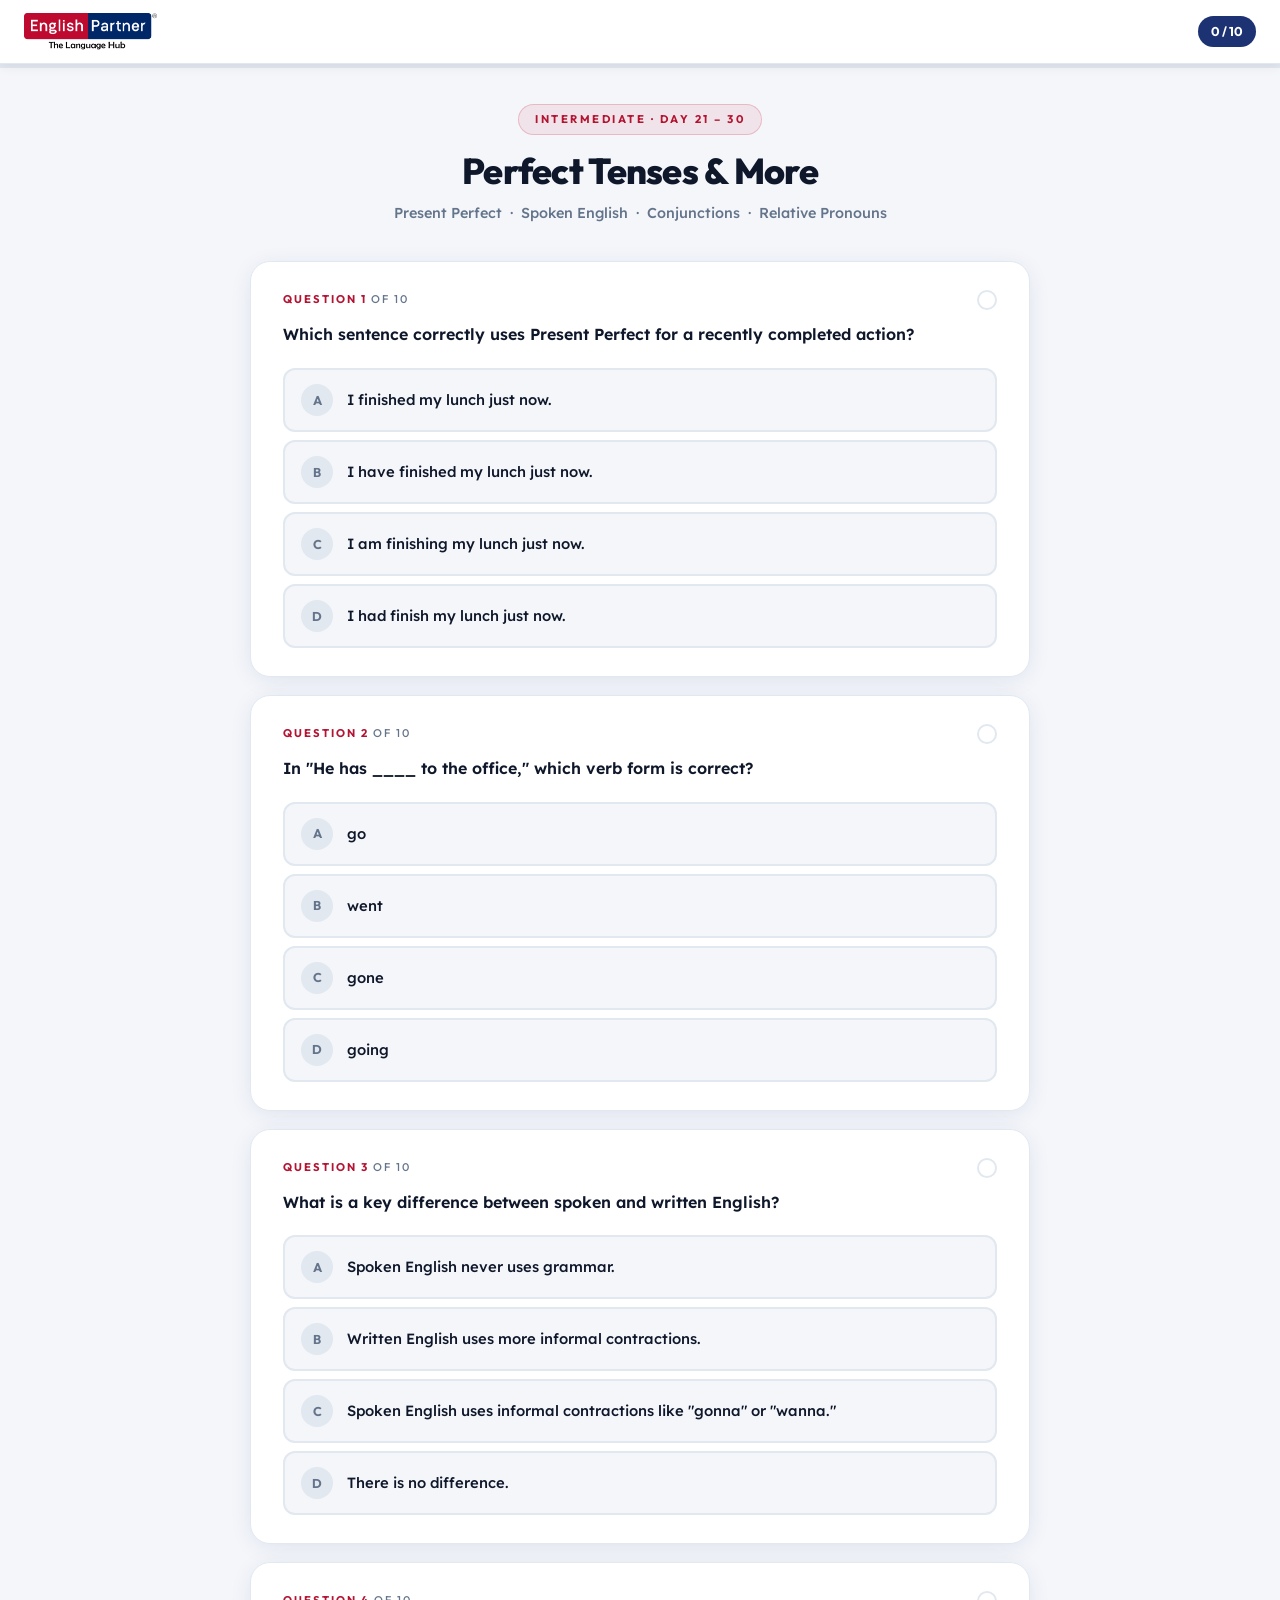
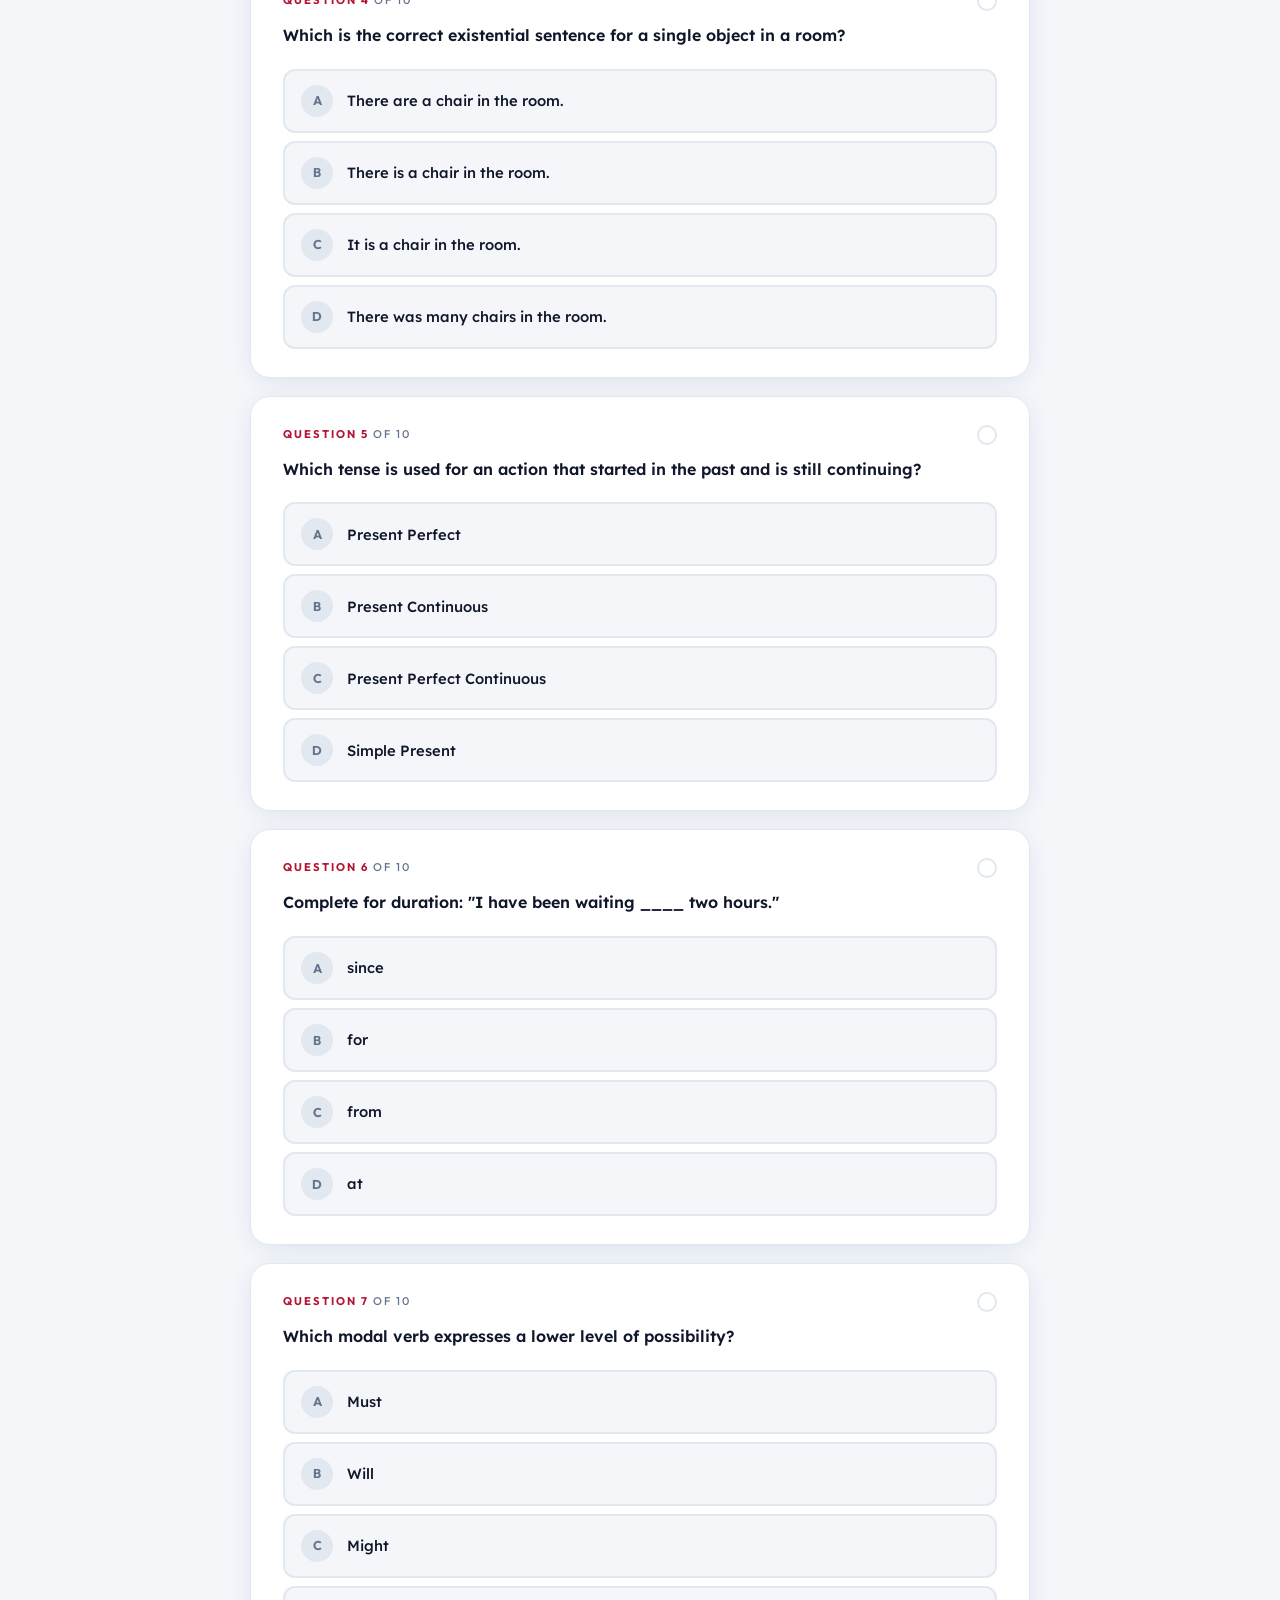
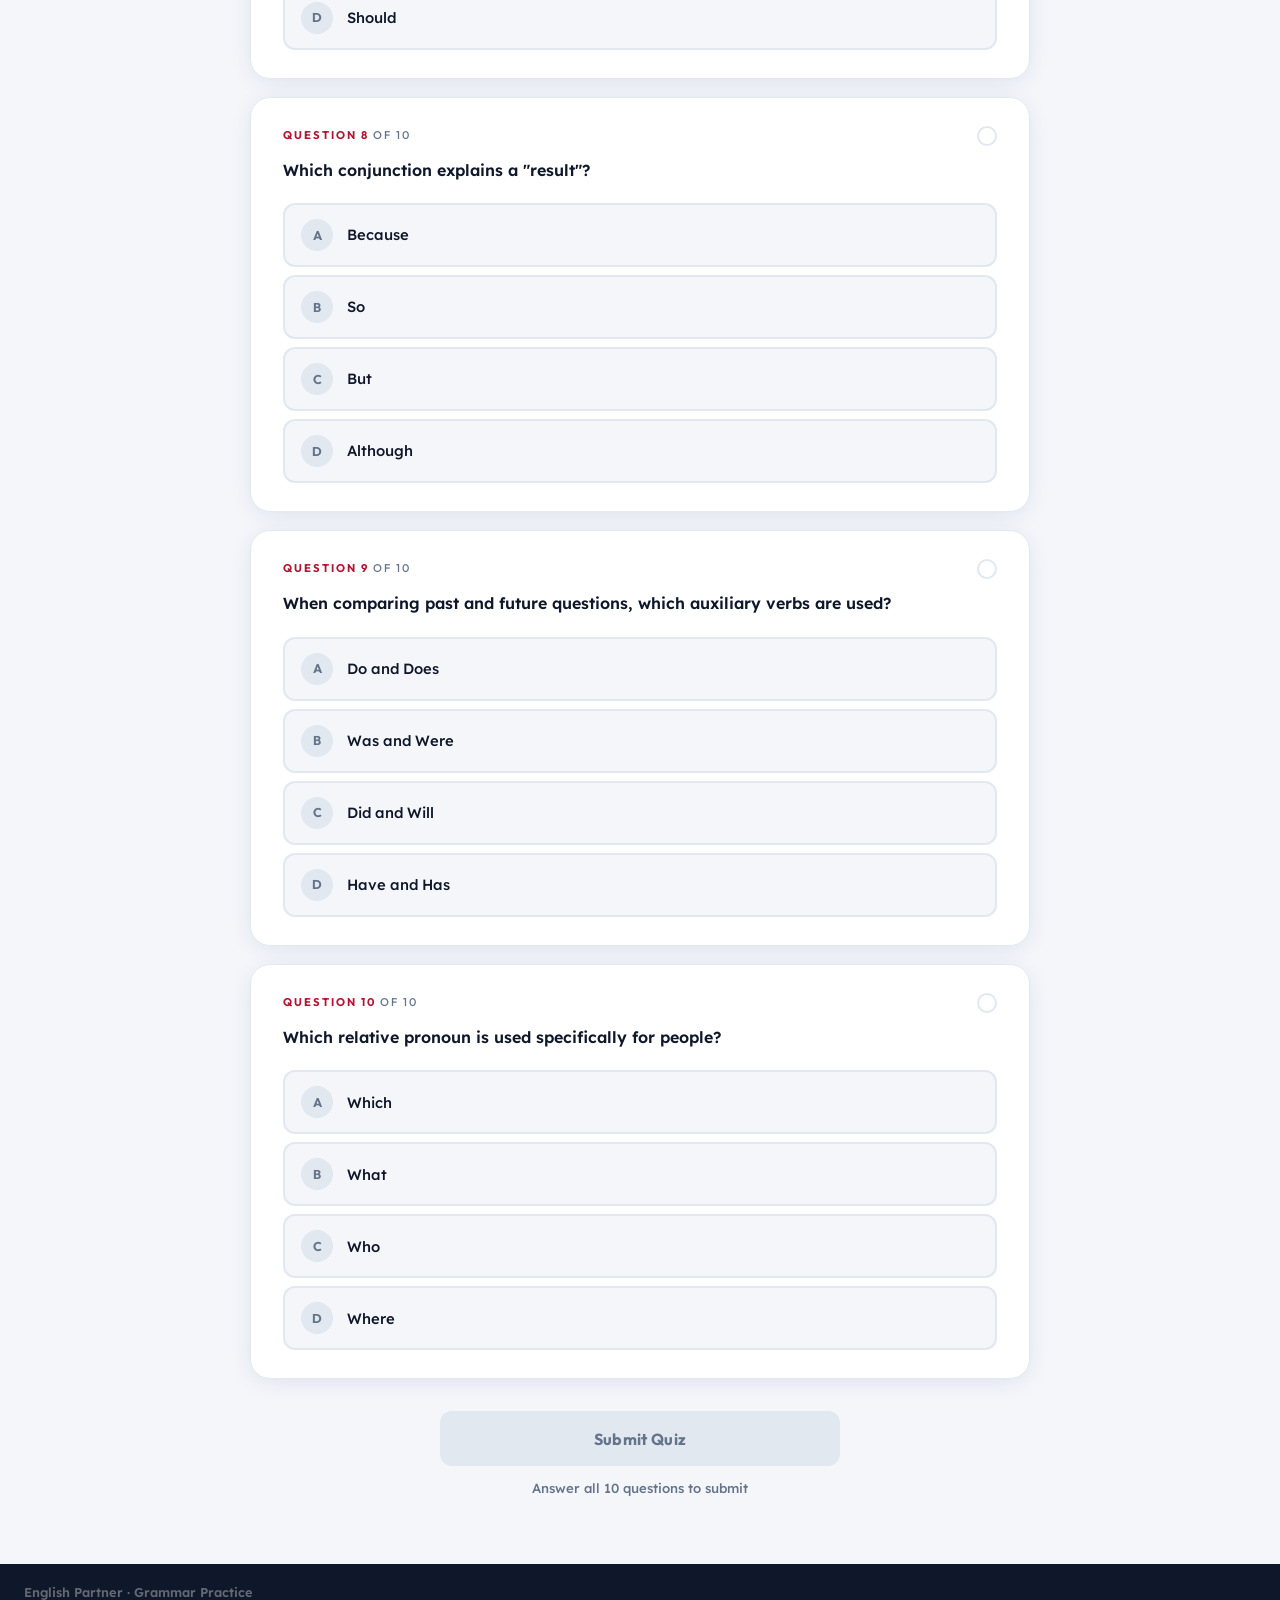
<file: quiz3.html>
<!DOCTYPE html>
<html lang="en">
<head>
  <meta charset="UTF-8">
  <meta name="viewport" content="width=device-width, initial-scale=1.0">
  <title>Quiz 3 — Day 21–30 | English Partner</title>
  <link rel="preconnect" href="https://fonts.googleapis.com">
  <link rel="preconnect" href="https://fonts.gstatic.com" crossorigin>
  <link href="https://fonts.googleapis.com/css2?family=Outfit:wght@400;500;600;700;800&family=Lexend:wght@400;500;600&display=swap" rel="stylesheet">
  <link rel="stylesheet" href="style.css">
</head>
<body>

  <nav class="quiz-nav">
    <img src="english-partner-logo.png" alt="English Partner — The Language Hub" class="nav-logo">
    <span class="quiz-nav-counter" id="navCounter">0 / 10</span>
  </nav>

  <div class="progress-bar-track">
    <div class="progress-bar-fill" id="progressFill" style="width:0%"></div>
  </div>

  <div class="reviewing-bar hidden" id="reviewingBar">
    <span id="reviewingLabel">Reviewing Attempt 1 — Score: 0/10</span>
    <div class="reviewing-bar-actions">
      <button class="btn-retake-review" id="retakeFromReview">Retake Quiz</button>
      <button class="btn-back-results" id="backToResults">← Back to Results</button>
    </div>
  </div>

  <main class="quiz-wrapper">

    <div class="quiz-header">
      <div class="quiz-day-badge">Intermediate · Day 21 – 30</div>
      <h1 class="quiz-title">Perfect Tenses &amp; More</h1>
      <p class="quiz-subtitle">Present Perfect &nbsp;·&nbsp; Spoken English &nbsp;·&nbsp; Conjunctions &nbsp;·&nbsp; Relative Pronouns</p>
    </div>

    <div id="questionsContainer"></div>

    <div class="submit-area" id="submitArea">
      <button class="btn-submit" id="submitBtn" disabled>Submit Quiz</button>
      <p class="submit-hint" id="submitHint">Answer all 10 questions to submit</p>
    </div>

  </main>

  <!-- SCORE POPUP MODAL -->
  <div class="score-modal-overlay hidden" id="scoreModal">
    <div class="score-card">
      <div class="attempt-badge" id="attemptBadge">Attempt 1 of 3</div>
      <div class="score-circle">
        <span class="score-number" id="scoreNumber">0</span>
        <span class="score-denom">/10</span>
      </div>
      <div class="score-percentage" id="scorePercent">0%</div>
      <div class="score-label">Best Score</div>
      <div class="score-out-of" id="scoreOutOf">Best: 0 out of 10</div>
      <div class="current-attempt-info hidden" id="currentAttemptInfo">
        This attempt: <strong id="currentAttemptScore">0/10</strong>
      </div>
      <p class="score-message" id="scoreMessage"></p>
      <button class="attempts-toggle" id="attemptsToggle">
        <span id="attemptsToggleLabel">View Attempt History</span>
        <svg width="14" height="14" viewBox="0 0 24 24" fill="none" stroke="currentColor" stroke-width="2.5" stroke-linecap="round" stroke-linejoin="round"><polyline points="6 9 12 15 18 9"/></svg>
      </button>
      <div class="attempts-history hidden" id="attemptsHistory">
        <div id="attemptsHistoryList"></div>
      </div>
      <div class="score-actions">
        <button class="btn-review" id="reviewBtn">Review Answers</button>
        <button class="btn-retry" id="retryBtn">Try Again</button>
      </div>
      <div class="attempts-locked hidden" id="attemptsLocked">Maximum 2 attempts reached — no more retries</div>
    </div>
  </div>

  <footer class="quiz-footer">
    <span class="quiz-footer-brand">English Partner · Grammar Practice</span>
  </footer>

  <script>
    const QUESTIONS = [
      {
        id: 21,
        text: 'Which sentence correctly uses Present Perfect for a recently completed action?',
        options: {
          A: 'I finished my lunch just now.',
          B: 'I have finished my lunch just now.',
          C: 'I am finishing my lunch just now.',
          D: 'I had finish my lunch just now.'
        },
        answer: 'B'
      },
      {
        id: 22,
        text: 'In "He has ____ to the office," which verb form is correct?',
        options: {
          A: 'go',
          B: 'went',
          C: 'gone',
          D: 'going'
        },
        answer: 'C'
      },
      {
        id: 23,
        text: 'What is a key difference between spoken and written English?',
        options: {
          A: 'Spoken English never uses grammar.',
          B: 'Written English uses more informal contractions.',
          C: 'Spoken English uses informal contractions like "gonna" or "wanna."',
          D: 'There is no difference.'
        },
        answer: 'C'
      },
      {
        id: 24,
        text: 'Which is the correct existential sentence for a single object in a room?',
        options: {
          A: 'There are a chair in the room.',
          B: 'There is a chair in the room.',
          C: 'It is a chair in the room.',
          D: 'There was many chairs in the room.'
        },
        answer: 'B'
      },
      {
        id: 25,
        text: 'Which tense is used for an action that started in the past and is still continuing?',
        options: {
          A: 'Present Perfect',
          B: 'Present Continuous',
          C: 'Present Perfect Continuous',
          D: 'Simple Present'
        },
        answer: 'C'
      },
      {
        id: 26,
        text: 'Complete for duration: "I have been waiting ____ two hours."',
        options: {
          A: 'since',
          B: 'for',
          C: 'from',
          D: 'at'
        },
        answer: 'B'
      },
      {
        id: 27,
        text: 'Which modal verb expresses a lower level of possibility?',
        options: {
          A: 'Must',
          B: 'Will',
          C: 'Might',
          D: 'Should'
        },
        answer: 'C'
      },
      {
        id: 28,
        text: 'Which conjunction explains a "result"?',
        options: {
          A: 'Because',
          B: 'So',
          C: 'But',
          D: 'Although'
        },
        answer: 'B'
      },
      {
        id: 29,
        text: 'When comparing past and future questions, which auxiliary verbs are used?',
        options: {
          A: 'Do and Does',
          B: 'Was and Were',
          C: 'Did and Will',
          D: 'Have and Has'
        },
        answer: 'C'
      },
      {
        id: 30,
        text: 'Which relative pronoun is used specifically for people?',
        options: {
          A: 'Which',
          B: 'What',
          C: 'Who',
          D: 'Where'
        },
        answer: 'C'
      }
    ];

    const params = new URLSearchParams(window.location.search);
    const phone  = params.get('phone_number') || '';
    const sender = params.get('sender') || params.get('course') || 'General';

    const QUIZ_KEY = 'ep_quiz3';
    const MAX_ATTEMPTS = 2;
    const STATE = { selected: {}, submitted: false, score: 0 };

    function loadData() {
      try { return JSON.parse(localStorage.getItem(QUIZ_KEY)) || { attempts: [], bestScore: -1, bestIdx: -1 }; }
      catch(e) { return { attempts: [], bestScore: -1, bestIdx: -1 }; }
    }
    function saveData(d) { localStorage.setItem(QUIZ_KEY, JSON.stringify(d)); }
    function optClass(u,l,c,sc){if(l===c&&(sc||l===u))return' correct disabled';if(l===u&&u!==c)return' wrong disabled';return' disabled';}
    function optIcon(u,l,c,sc){if(l===c&&(sc||l===u))return'<span class="result-icon">✓</span>';if(l===u&&u!==c)return'<span class="result-icon">✗</span>';return'';}

    function renderQuestions(rev, sc) {
      document.getElementById('questionsContainer').innerHTML = QUESTIONS.map((q, idx) => `
        <div class="question-card" data-index="${idx}" id="card-${idx}">
          <div class="question-meta">
            <span class="question-number">Question ${idx + 1} <span style="color:var(--text-muted);font-weight:500">of 10</span></span>
            <div class="question-status${rev?' answered':''}" id="status-${idx}"></div>
          </div>
          <p class="question-text">${q.text}</p>
          <ul class="options-list">
            ${Object.entries(q.options).map(([l,t])=>`
              <li class="option-item${rev?optClass(rev[idx],l,q.answer,sc):''}" data-option="${l}" data-index="${idx}">
                <span class="option-letter">${l}</span><span class="option-text">${t}</span>
                ${rev?optIcon(rev[idx],l,q.answer,sc):''}
              </li>`).join('')}
          </ul>
        </div>`).join('');
    }

    function updateProgress() {
      const n=Object.keys(STATE.selected).length;
      document.getElementById('progressFill').style.width=(n/QUESTIONS.length*100)+'%';
      document.getElementById('navCounter').textContent=n+' / '+QUESTIONS.length;
      const btn=document.getElementById('submitBtn'),hint=document.getElementById('submitHint');
      if(n===QUESTIONS.length){btn.disabled=false;hint.textContent='All questions answered — ready to submit!';}
      else{btn.disabled=true;const r=QUESTIONS.length-n;hint.textContent=r+' question'+(r>1?'s':'')+' remaining';}
    }

    function handleSubmit() {
      if(STATE.submitted)return; STATE.submitted=true; STATE.score=0;
      QUESTIONS.forEach((q,idx)=>{ if(STATE.selected[idx]===q.answer)STATE.score++; });
      const data=loadData();const num=data.attempts.length+1;
      data.attempts.push({num,score:STATE.score,answers:Object.assign({},STATE.selected)});
      if(STATE.score>data.bestScore){data.bestScore=STATE.score;data.bestIdx=data.attempts.length-1;}
      saveData(data);

      fetch('WEBHOOK_URL_HERE', {
        method: 'POST',
        headers: { 'Content-Type': 'application/json' },
        body: JSON.stringify({
          phone_number: phone,
          sender: sender,
          quiz: 'Day 21-30',
          attempt: num,
          score: STATE.score,
          total: QUESTIONS.length,
          percent: Math.round((STATE.score / QUESTIONS.length) * 100),
          best_score: data.bestScore,
          submitted_at: new Date().toISOString(),
        }),
        mode: 'no-cors',
      }).catch(() => {});

      const isLast=data.attempts.length>=MAX_ATTEMPTS;
      QUESTIONS.forEach((q,idx)=>{
        const card=document.querySelector(`.question-card[data-index="${idx}"]`);
        const ua=STATE.selected[idx],c=q.answer;
        card.querySelectorAll('.option-item').forEach(opt=>{
          opt.classList.add('disabled');const l=opt.dataset.option;
          if(l===c&&(isLast||l===ua)){opt.classList.add('correct');opt.insertAdjacentHTML('beforeend','<span class="result-icon">✓</span>');}
          else if(l===ua&&ua!==c){opt.classList.add('wrong');opt.insertAdjacentHTML('beforeend','<span class="result-icon">✗</span>');}
        });
      });
      document.getElementById('progressFill').style.width='100%';
      document.getElementById('navCounter').textContent='10 / 10';
      showModal(data);
    }

    function showModal(data) {
      const best=data.bestScore<0?0:data.bestScore,pct=Math.round(best/QUESTIONS.length*100),count=data.attempts.length;
      document.getElementById('attemptBadge').textContent='Attempt '+count+' of '+MAX_ATTEMPTS;
      document.getElementById('scoreNumber').textContent=best;
      document.getElementById('scorePercent').textContent=pct+'%';
      document.getElementById('scoreOutOf').textContent='Best: '+best+' out of '+QUESTIONS.length;
      document.getElementById('scoreMessage').textContent=getMessage(best);
      const ls=data.attempts[data.attempts.length-1].score,ci=document.getElementById('currentAttemptInfo');
      if(ls<best){document.getElementById('currentAttemptScore').textContent=ls+'/'+QUESTIONS.length;ci.classList.remove('hidden');}
      else ci.classList.add('hidden');
      renderHistory(data);
      const rb=document.getElementById('retryBtn'),lm=document.getElementById('attemptsLocked');
      if(count>=MAX_ATTEMPTS){rb.classList.add('hidden');lm.classList.remove('hidden');}
      else{rb.classList.remove('hidden');lm.classList.add('hidden');}
      document.getElementById('scoreModal').classList.remove('hidden');
    }

    function renderHistory(data) {
      const list=document.getElementById('attemptsHistoryList');
      list.innerHTML=data.attempts.map((a,i)=>`
        <div class="attempt-row ${i===data.bestIdx?'best':''}">
          <div class="attempt-row-info">
            <span class="attempt-row-num">Attempt ${a.num}</span>
            <span class="attempt-row-score">${a.score}/${QUESTIONS.length}</span>
            <span class="attempt-row-pct">${Math.round(a.score/QUESTIONS.length*100)}%</span>
            ${i===data.bestIdx?'<span class="attempt-best-badge">Best</span>':''}
          </div>
          <button class="btn-review-attempt" data-attempt="${i}">Review</button>
        </div>`).join('');
      const sc=data.attempts.length>=MAX_ATTEMPTS;
      list.querySelectorAll('.btn-review-attempt').forEach(btn=>{
        btn.addEventListener('click',()=>{
          const i=parseInt(btn.dataset.attempt),a=data.attempts[i];
          document.getElementById('scoreModal').classList.add('hidden');
          document.getElementById('attemptsHistory').classList.add('hidden');
          document.getElementById('attemptsToggle').classList.remove('open');
          document.getElementById('attemptsToggleLabel').textContent='View Attempt History';
          renderQuestions(a.answers,sc);
          document.getElementById('submitArea').classList.add('hidden');
          document.getElementById('reviewingLabel').textContent='Reviewing Attempt '+a.num+' — Score: '+a.score+'/'+QUESTIONS.length;
          document.getElementById('reviewingBar').classList.remove('hidden');
          updateRetakeBtn();
          window.scrollTo({top:0,behavior:'smooth'});
        });
      });
    }

    function getMessage(score) {
      if(score===10)return"Perfect score! You've completely mastered Day 21–30. Excellent work!";
      if(score>=8)return"Excellent! Your understanding of perfect tenses and conjunctions is strong.";
      if(score>=6)return"Good job! Review the highlighted topics to close the gaps.";
      if(score>=4)return"Keep going! Focus on perfect tenses and relative pronouns.";
      return"Don't give up — review the answers and try again. You've got this!";
    }

    function updateRetakeBtn(){const d=loadData(),r=MAX_ATTEMPTS-d.attempts.length,btn=document.getElementById('retakeFromReview');if(r>0){btn.disabled=false;btn.textContent=r===1?'Retake (1 attempt left)':'Retake ('+r+' attempts left)';}else{btn.disabled=true;btn.textContent='Attempt Limit Reached';}}

    document.addEventListener('DOMContentLoaded',()=>{
      const data=loadData();
      if(data.attempts.length>=MAX_ATTEMPTS){renderQuestions(data.attempts[data.bestIdx].answers,true);document.getElementById('submitArea').classList.add('hidden');STATE.submitted=true;showModal(data);}
      else renderQuestions();

      document.getElementById('questionsContainer').addEventListener('click',e=>{
        if(STATE.submitted)return;const option=e.target.closest('.option-item');if(!option)return;
        const idx=parseInt(option.dataset.index),letter=option.dataset.option;
        const card=document.querySelector(`.question-card[data-index="${idx}"]`);
        card.querySelectorAll('.option-item').forEach(o=>o.classList.remove('selected'));
        option.classList.add('selected');STATE.selected[idx]=letter;
        card.classList.add('answered');document.getElementById('status-'+idx).classList.add('answered');updateProgress();
      });

      document.getElementById('submitBtn').addEventListener('click',handleSubmit);

      document.getElementById('reviewBtn').addEventListener('click',()=>{
        const d=loadData(),last=d.attempts[d.attempts.length-1],sc=d.attempts.length>=MAX_ATTEMPTS;
        document.getElementById('scoreModal').classList.add('hidden');
        document.getElementById('attemptsHistory').classList.add('hidden');
        document.getElementById('attemptsToggle').classList.remove('open');
        document.getElementById('attemptsToggleLabel').textContent='View Attempt History';
        renderQuestions(last.answers,sc);document.getElementById('submitArea').classList.add('hidden');
        document.getElementById('reviewingLabel').textContent='Reviewing Attempt '+last.num+' — Score: '+last.score+'/'+QUESTIONS.length;
        document.getElementById('reviewingBar').classList.remove('hidden');updateRetakeBtn();window.scrollTo({top:0,behavior:'smooth'});
      });

      document.getElementById('retryBtn').addEventListener('click',()=>{
        document.getElementById('scoreModal').classList.add('hidden');document.getElementById('reviewingBar').classList.add('hidden');
        document.getElementById('attemptsHistory').classList.add('hidden');document.getElementById('attemptsToggle').classList.remove('open');
        document.getElementById('attemptsToggleLabel').textContent='View Attempt History';
        STATE.selected={};STATE.submitted=false;STATE.score=0;renderQuestions();
        document.getElementById('submitArea').classList.remove('hidden');document.getElementById('submitBtn').disabled=true;
        document.getElementById('submitHint').textContent='Answer all 10 questions to submit';
        document.getElementById('progressFill').style.width='0%';document.getElementById('navCounter').textContent='0 / 10';
        window.scrollTo({top:0,behavior:'smooth'});
      });

      document.getElementById('attemptsToggle').addEventListener('click',()=>{
        const h=document.getElementById('attemptsHistory'),t=document.getElementById('attemptsToggle'),l=document.getElementById('attemptsToggleLabel');
        const open=h.classList.toggle('hidden');t.classList.toggle('open',!open);l.textContent=open?'View Attempt History':'Hide Attempt History';
      });

      document.getElementById('backToResults').addEventListener('click',()=>{
        document.getElementById('reviewingBar').classList.add('hidden');STATE.submitted=true;
        const d=loadData(),sc=d.attempts.length>=MAX_ATTEMPTS;
        renderQuestions(d.attempts[d.attempts.length-1].answers,sc);
        document.getElementById('submitArea').classList.add('hidden');showModal(d);
      });

      document.getElementById('retakeFromReview').addEventListener('click',()=>{
        const d=loadData();if(d.attempts.length>=MAX_ATTEMPTS)return;
        document.getElementById('reviewingBar').classList.add('hidden');
        document.getElementById('attemptsHistory').classList.add('hidden');
        document.getElementById('attemptsToggle').classList.remove('open');
        document.getElementById('attemptsToggleLabel').textContent='View Attempt History';
        STATE.selected={};STATE.submitted=false;STATE.score=0;renderQuestions();
        document.getElementById('submitArea').classList.remove('hidden');document.getElementById('submitBtn').disabled=true;
        document.getElementById('submitHint').textContent='Answer all 10 questions to submit';
        document.getElementById('progressFill').style.width='0%';document.getElementById('navCounter').textContent='0 / 10';
        window.scrollTo({top:0,behavior:'smooth'});
      });
    });
  </script>

</body>
</html>
</file>
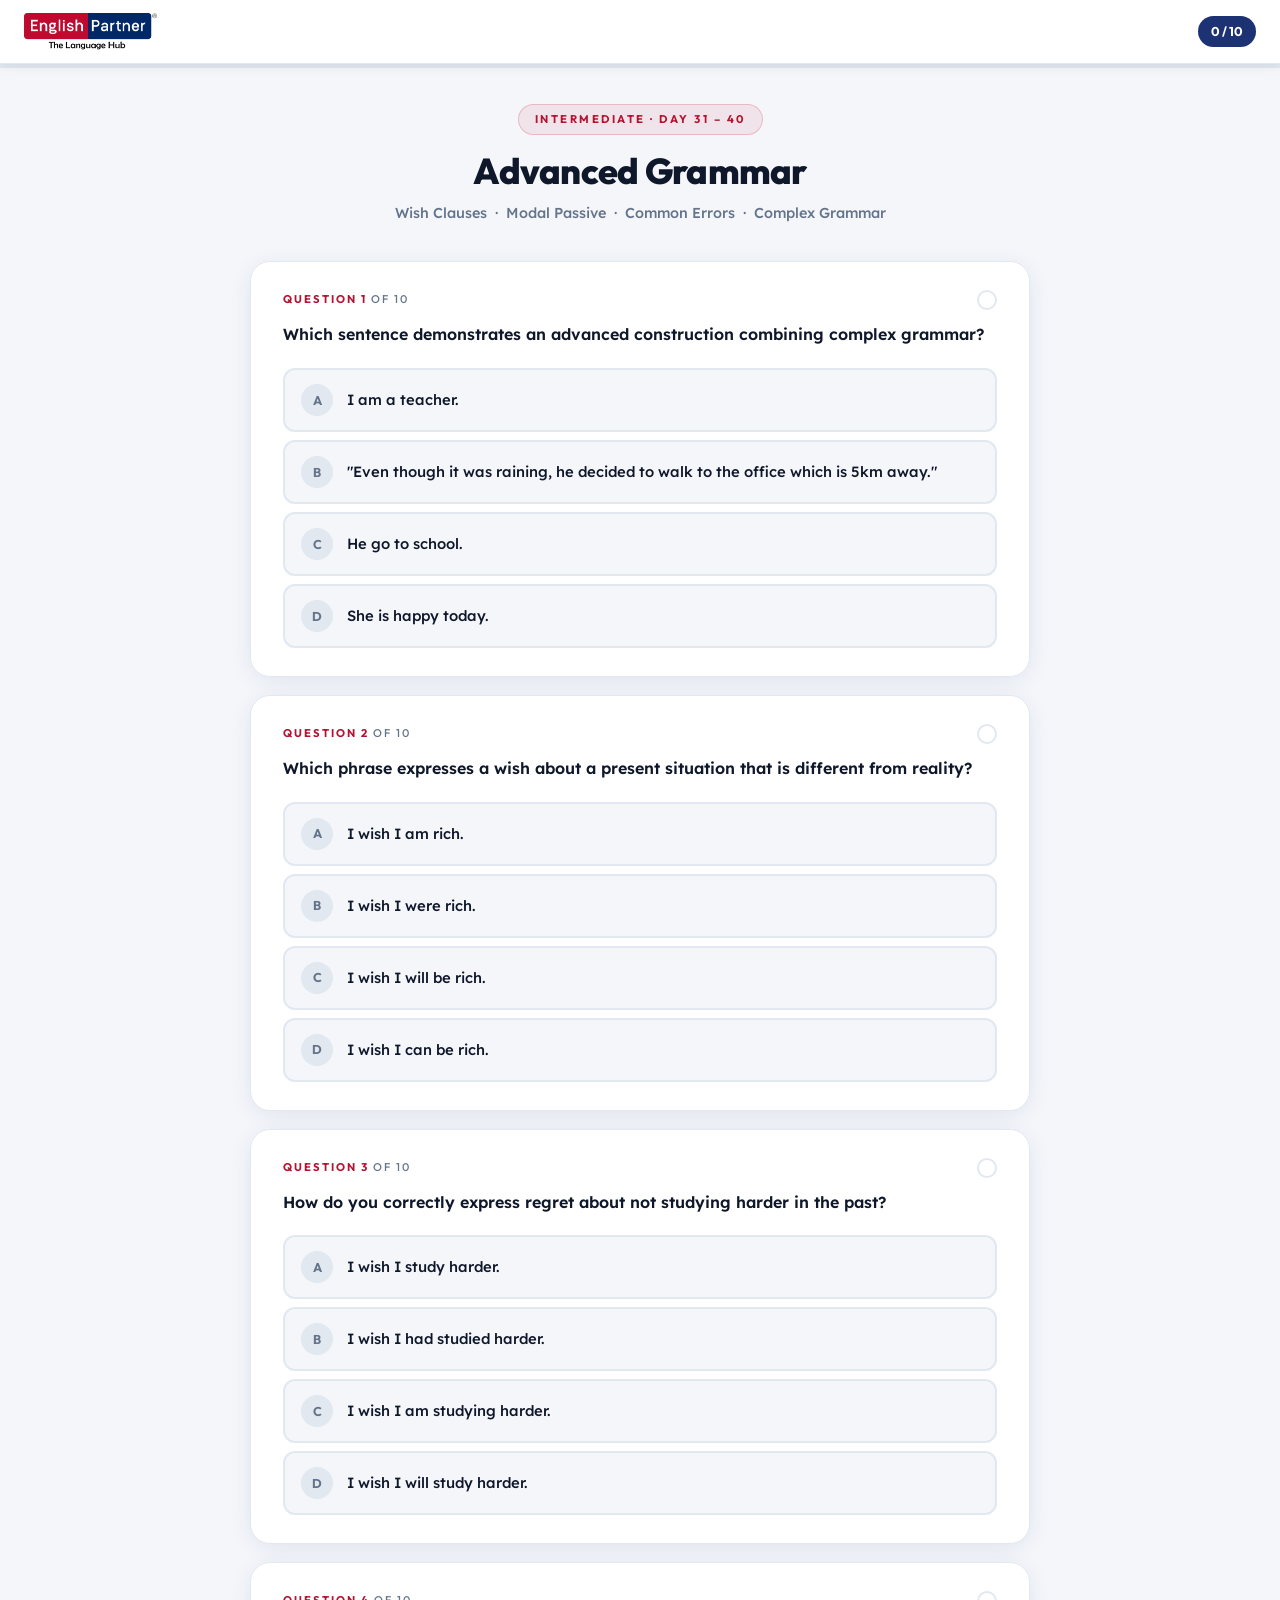
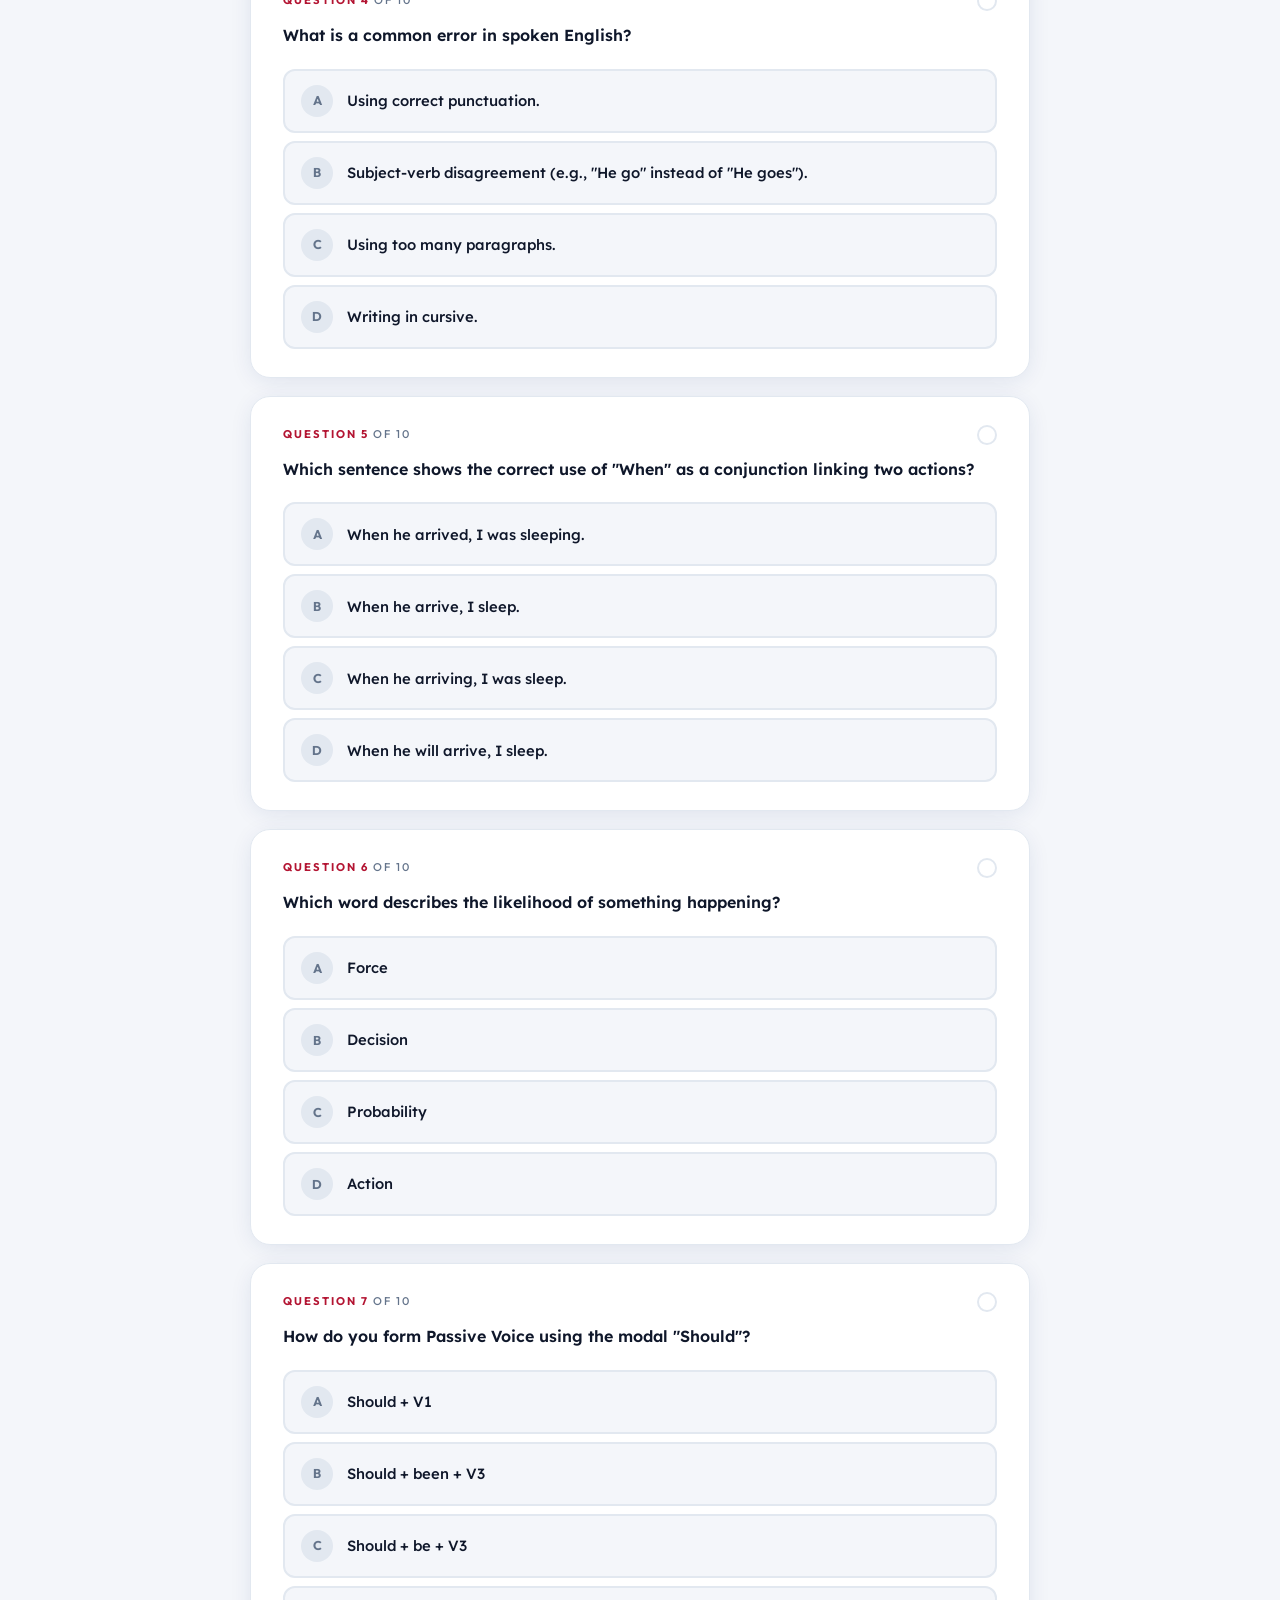
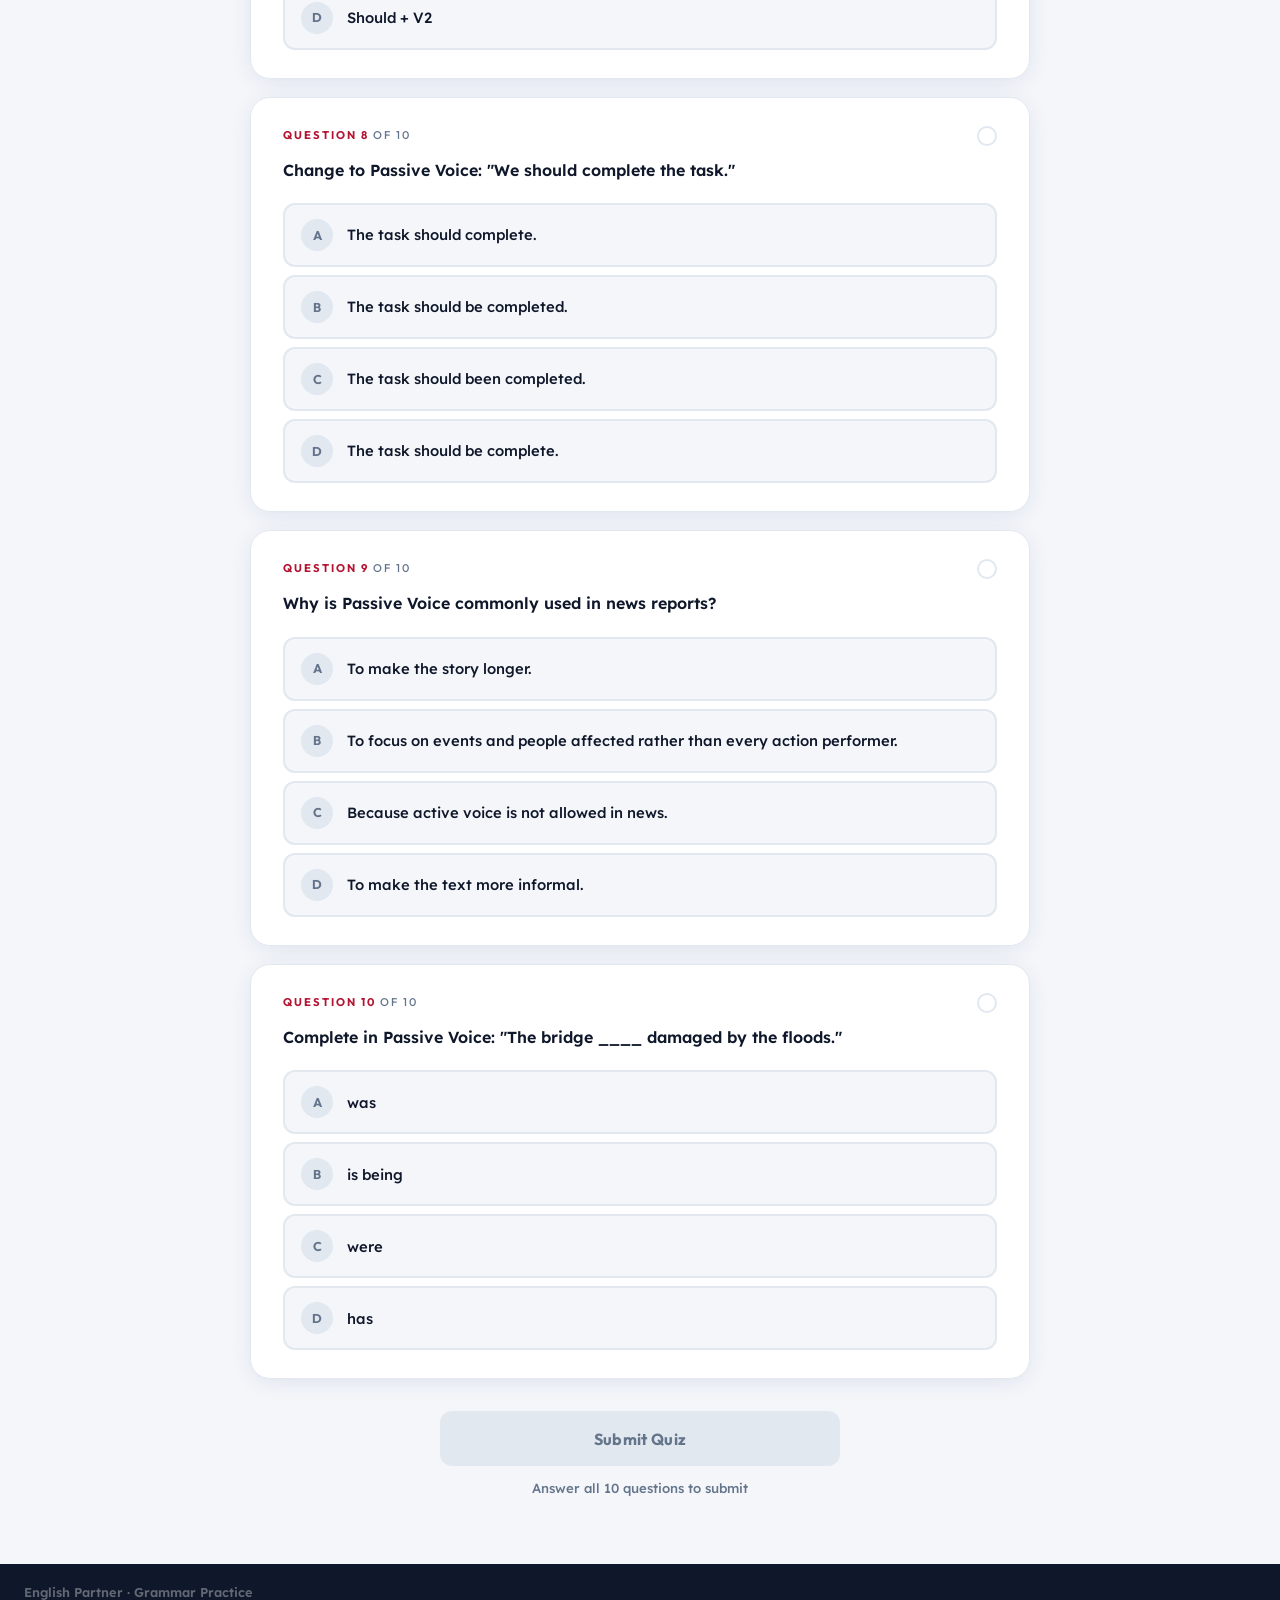
<file: quiz4.html>
<!DOCTYPE html>
<html lang="en">
<head>
  <meta charset="UTF-8">
  <meta name="viewport" content="width=device-width, initial-scale=1.0">
  <title>Quiz 4 — Day 31–40 | English Partner</title>
  <link rel="preconnect" href="https://fonts.googleapis.com">
  <link rel="preconnect" href="https://fonts.gstatic.com" crossorigin>
  <link href="https://fonts.googleapis.com/css2?family=Outfit:wght@400;500;600;700;800&family=Lexend:wght@400;500;600&display=swap" rel="stylesheet">
  <link rel="stylesheet" href="style.css">
</head>
<body>

  <nav class="quiz-nav">
    <img src="english-partner-logo.png" alt="English Partner — The Language Hub" class="nav-logo">
    <span class="quiz-nav-counter" id="navCounter">0 / 10</span>
  </nav>

  <div class="progress-bar-track">
    <div class="progress-bar-fill" id="progressFill" style="width:0%"></div>
  </div>

  <div class="reviewing-bar hidden" id="reviewingBar">
    <span id="reviewingLabel">Reviewing Attempt 1 — Score: 0/10</span>
    <div class="reviewing-bar-actions">
      <button class="btn-retake-review" id="retakeFromReview">Retake Quiz</button>
      <button class="btn-back-results" id="backToResults">← Back to Results</button>
    </div>
  </div>

  <main class="quiz-wrapper">

    <div class="quiz-header">
      <div class="quiz-day-badge">Intermediate · Day 31 – 40</div>
      <h1 class="quiz-title">Advanced Grammar</h1>
      <p class="quiz-subtitle">Wish Clauses &nbsp;·&nbsp; Modal Passive &nbsp;·&nbsp; Common Errors &nbsp;·&nbsp; Complex Grammar</p>
    </div>

    <div id="questionsContainer"></div>

    <div class="submit-area" id="submitArea">
      <button class="btn-submit" id="submitBtn" disabled>Submit Quiz</button>
      <p class="submit-hint" id="submitHint">Answer all 10 questions to submit</p>
    </div>

  </main>

  <!-- SCORE POPUP MODAL -->
  <div class="score-modal-overlay hidden" id="scoreModal">
    <div class="score-card">
      <div class="attempt-badge" id="attemptBadge">Attempt 1 of 3</div>
      <div class="score-circle">
        <span class="score-number" id="scoreNumber">0</span>
        <span class="score-denom">/10</span>
      </div>
      <div class="score-percentage" id="scorePercent">0%</div>
      <div class="score-label">Best Score</div>
      <div class="score-out-of" id="scoreOutOf">Best: 0 out of 10</div>
      <div class="current-attempt-info hidden" id="currentAttemptInfo">
        This attempt: <strong id="currentAttemptScore">0/10</strong>
      </div>
      <p class="score-message" id="scoreMessage"></p>
      <button class="attempts-toggle" id="attemptsToggle">
        <span id="attemptsToggleLabel">View Attempt History</span>
        <svg width="14" height="14" viewBox="0 0 24 24" fill="none" stroke="currentColor" stroke-width="2.5" stroke-linecap="round" stroke-linejoin="round"><polyline points="6 9 12 15 18 9"/></svg>
      </button>
      <div class="attempts-history hidden" id="attemptsHistory">
        <div id="attemptsHistoryList"></div>
      </div>
      <div class="score-actions">
        <button class="btn-review" id="reviewBtn">Review Answers</button>
        <button class="btn-retry" id="retryBtn">Try Again</button>
      </div>
      <div class="attempts-locked hidden" id="attemptsLocked">Maximum 2 attempts reached — no more retries</div>
    </div>
  </div>

  <footer class="quiz-footer">
    <span class="quiz-footer-brand">English Partner · Grammar Practice</span>
  </footer>

  <script>
    const QUESTIONS = [
      {
        id: 31,
        text: 'Which sentence demonstrates an advanced construction combining complex grammar?',
        options: {
          A: 'I am a teacher.',
          B: '"Even though it was raining, he decided to walk to the office which is 5km away."',
          C: 'He go to school.',
          D: 'She is happy today.'
        },
        answer: 'B'
      },
      {
        id: 32,
        text: 'Which phrase expresses a wish about a present situation that is different from reality?',
        options: {
          A: 'I wish I am rich.',
          B: 'I wish I were rich.',
          C: 'I wish I will be rich.',
          D: 'I wish I can be rich.'
        },
        answer: 'B'
      },
      {
        id: 33,
        text: 'How do you correctly express regret about not studying harder in the past?',
        options: {
          A: 'I wish I study harder.',
          B: 'I wish I had studied harder.',
          C: 'I wish I am studying harder.',
          D: 'I wish I will study harder.'
        },
        answer: 'B'
      },
      {
        id: 34,
        text: 'What is a common error in spoken English?',
        options: {
          A: 'Using correct punctuation.',
          B: 'Subject-verb disagreement (e.g., "He go" instead of "He goes").',
          C: 'Using too many paragraphs.',
          D: 'Writing in cursive.'
        },
        answer: 'B'
      },
      {
        id: 35,
        text: 'Which sentence shows the correct use of "When" as a conjunction linking two actions?',
        options: {
          A: 'When he arrived, I was sleeping.',
          B: 'When he arrive, I sleep.',
          C: 'When he arriving, I was sleep.',
          D: 'When he will arrive, I sleep.'
        },
        answer: 'A'
      },
      {
        id: 36,
        text: 'Which word describes the likelihood of something happening?',
        options: {
          A: 'Force',
          B: 'Decision',
          C: 'Probability',
          D: 'Action'
        },
        answer: 'C'
      },
      {
        id: 37,
        text: 'How do you form Passive Voice using the modal "Should"?',
        options: {
          A: 'Should + V1',
          B: 'Should + been + V3',
          C: 'Should + be + V3',
          D: 'Should + V2'
        },
        answer: 'C'
      },
      {
        id: 38,
        text: 'Change to Passive Voice: "We should complete the task."',
        options: {
          A: 'The task should complete.',
          B: 'The task should be completed.',
          C: 'The task should been completed.',
          D: 'The task should be complete.'
        },
        answer: 'B'
      },
      {
        id: 39,
        text: 'Why is Passive Voice commonly used in news reports?',
        options: {
          A: 'To make the story longer.',
          B: 'To focus on events and people affected rather than every action performer.',
          C: 'Because active voice is not allowed in news.',
          D: 'To make the text more informal.'
        },
        answer: 'B'
      },
      {
        id: 40,
        text: 'Complete in Passive Voice: "The bridge ____ damaged by the floods."',
        options: {
          A: 'was',
          B: 'is being',
          C: 'were',
          D: 'has'
        },
        answer: 'A'
      }
    ];

    const params = new URLSearchParams(window.location.search);
    const phone  = params.get('phone_number') || '';
    const sender = params.get('sender') || params.get('course') || 'General';

    const QUIZ_KEY = 'ep_quiz4';
    const MAX_ATTEMPTS = 2;
    const STATE = { selected: {}, submitted: false, score: 0 };

    function loadData() {
      try { return JSON.parse(localStorage.getItem(QUIZ_KEY)) || { attempts: [], bestScore: -1, bestIdx: -1 }; }
      catch(e) { return { attempts: [], bestScore: -1, bestIdx: -1 }; }
    }
    function saveData(d) { localStorage.setItem(QUIZ_KEY, JSON.stringify(d)); }
    function optClass(u,l,c,sc){if(l===c&&(sc||l===u))return' correct disabled';if(l===u&&u!==c)return' wrong disabled';return' disabled';}
    function optIcon(u,l,c,sc){if(l===c&&(sc||l===u))return'<span class="result-icon">✓</span>';if(l===u&&u!==c)return'<span class="result-icon">✗</span>';return'';}

    function renderQuestions(rev, sc) {
      document.getElementById('questionsContainer').innerHTML = QUESTIONS.map((q, idx) => `
        <div class="question-card" data-index="${idx}" id="card-${idx}">
          <div class="question-meta">
            <span class="question-number">Question ${idx + 1} <span style="color:var(--text-muted);font-weight:500">of 10</span></span>
            <div class="question-status${rev?' answered':''}" id="status-${idx}"></div>
          </div>
          <p class="question-text">${q.text}</p>
          <ul class="options-list">
            ${Object.entries(q.options).map(([l,t])=>`
              <li class="option-item${rev?optClass(rev[idx],l,q.answer,sc):''}" data-option="${l}" data-index="${idx}">
                <span class="option-letter">${l}</span><span class="option-text">${t}</span>
                ${rev?optIcon(rev[idx],l,q.answer,sc):''}
              </li>`).join('')}
          </ul>
        </div>`).join('');
    }

    function updateProgress() {
      const n=Object.keys(STATE.selected).length;
      document.getElementById('progressFill').style.width=(n/QUESTIONS.length*100)+'%';
      document.getElementById('navCounter').textContent=n+' / '+QUESTIONS.length;
      const btn=document.getElementById('submitBtn'),hint=document.getElementById('submitHint');
      if(n===QUESTIONS.length){btn.disabled=false;hint.textContent='All questions answered — ready to submit!';}
      else{btn.disabled=true;const r=QUESTIONS.length-n;hint.textContent=r+' question'+(r>1?'s':'')+' remaining';}
    }

    function handleSubmit() {
      if(STATE.submitted)return; STATE.submitted=true; STATE.score=0;
      QUESTIONS.forEach((q,idx)=>{ if(STATE.selected[idx]===q.answer)STATE.score++; });
      const data=loadData();const num=data.attempts.length+1;
      data.attempts.push({num,score:STATE.score,answers:Object.assign({},STATE.selected)});
      if(STATE.score>data.bestScore){data.bestScore=STATE.score;data.bestIdx=data.attempts.length-1;}
      saveData(data);

      fetch('WEBHOOK_URL_HERE', {
        method: 'POST',
        headers: { 'Content-Type': 'application/json' },
        body: JSON.stringify({
          phone_number: phone,
          sender: sender,
          quiz: 'Day 31-40',
          attempt: num,
          score: STATE.score,
          total: QUESTIONS.length,
          percent: Math.round((STATE.score / QUESTIONS.length) * 100),
          best_score: data.bestScore,
          submitted_at: new Date().toISOString(),
        }),
        mode: 'no-cors',
      }).catch(() => {});

      const isLast=data.attempts.length>=MAX_ATTEMPTS;
      QUESTIONS.forEach((q,idx)=>{
        const card=document.querySelector(`.question-card[data-index="${idx}"]`);
        const ua=STATE.selected[idx],c=q.answer;
        card.querySelectorAll('.option-item').forEach(opt=>{
          opt.classList.add('disabled');const l=opt.dataset.option;
          if(l===c&&(isLast||l===ua)){opt.classList.add('correct');opt.insertAdjacentHTML('beforeend','<span class="result-icon">✓</span>');}
          else if(l===ua&&ua!==c){opt.classList.add('wrong');opt.insertAdjacentHTML('beforeend','<span class="result-icon">✗</span>');}
        });
      });
      document.getElementById('progressFill').style.width='100%';
      document.getElementById('navCounter').textContent='10 / 10';
      showModal(data);
    }

    function showModal(data) {
      const best=data.bestScore<0?0:data.bestScore,pct=Math.round(best/QUESTIONS.length*100),count=data.attempts.length;
      document.getElementById('attemptBadge').textContent='Attempt '+count+' of '+MAX_ATTEMPTS;
      document.getElementById('scoreNumber').textContent=best;
      document.getElementById('scorePercent').textContent=pct+'%';
      document.getElementById('scoreOutOf').textContent='Best: '+best+' out of '+QUESTIONS.length;
      document.getElementById('scoreMessage').textContent=getMessage(best);
      const ls=data.attempts[data.attempts.length-1].score,ci=document.getElementById('currentAttemptInfo');
      if(ls<best){document.getElementById('currentAttemptScore').textContent=ls+'/'+QUESTIONS.length;ci.classList.remove('hidden');}
      else ci.classList.add('hidden');
      renderHistory(data);
      const rb=document.getElementById('retryBtn'),lm=document.getElementById('attemptsLocked');
      if(count>=MAX_ATTEMPTS){rb.classList.add('hidden');lm.classList.remove('hidden');}
      else{rb.classList.remove('hidden');lm.classList.add('hidden');}
      document.getElementById('scoreModal').classList.remove('hidden');
    }

    function renderHistory(data) {
      const list=document.getElementById('attemptsHistoryList');
      list.innerHTML=data.attempts.map((a,i)=>`
        <div class="attempt-row ${i===data.bestIdx?'best':''}">
          <div class="attempt-row-info">
            <span class="attempt-row-num">Attempt ${a.num}</span>
            <span class="attempt-row-score">${a.score}/${QUESTIONS.length}</span>
            <span class="attempt-row-pct">${Math.round(a.score/QUESTIONS.length*100)}%</span>
            ${i===data.bestIdx?'<span class="attempt-best-badge">Best</span>':''}
          </div>
          <button class="btn-review-attempt" data-attempt="${i}">Review</button>
        </div>`).join('');
      const sc=data.attempts.length>=MAX_ATTEMPTS;
      list.querySelectorAll('.btn-review-attempt').forEach(btn=>{
        btn.addEventListener('click',()=>{
          const i=parseInt(btn.dataset.attempt),a=data.attempts[i];
          document.getElementById('scoreModal').classList.add('hidden');
          document.getElementById('attemptsHistory').classList.add('hidden');
          document.getElementById('attemptsToggle').classList.remove('open');
          document.getElementById('attemptsToggleLabel').textContent='View Attempt History';
          renderQuestions(a.answers,sc);
          document.getElementById('submitArea').classList.add('hidden');
          document.getElementById('reviewingLabel').textContent='Reviewing Attempt '+a.num+' — Score: '+a.score+'/'+QUESTIONS.length;
          document.getElementById('reviewingBar').classList.remove('hidden');
          updateRetakeBtn();
          window.scrollTo({top:0,behavior:'smooth'});
        });
      });
    }

    function getMessage(score) {
      if(score===10)return"Perfect score! You've mastered all 40 days of grammar. You're a grammar champion!";
      if(score>=8)return"Excellent! You have a strong command of advanced grammar structures.";
      if(score>=6)return"Great effort! Review the highlighted answers and keep pushing forward.";
      if(score>=4)return"Good start! Focus on wish clauses and modal passive structures.";
      return"Keep going — review all the quizzes and try again. Practice makes perfect!";
    }

    function updateRetakeBtn(){const d=loadData(),r=MAX_ATTEMPTS-d.attempts.length,btn=document.getElementById('retakeFromReview');if(r>0){btn.disabled=false;btn.textContent=r===1?'Retake (1 attempt left)':'Retake ('+r+' attempts left)';}else{btn.disabled=true;btn.textContent='Attempt Limit Reached';}}

    document.addEventListener('DOMContentLoaded',()=>{
      const data=loadData();
      if(data.attempts.length>=MAX_ATTEMPTS){renderQuestions(data.attempts[data.bestIdx].answers,true);document.getElementById('submitArea').classList.add('hidden');STATE.submitted=true;showModal(data);}
      else renderQuestions();

      document.getElementById('questionsContainer').addEventListener('click',e=>{
        if(STATE.submitted)return;const option=e.target.closest('.option-item');if(!option)return;
        const idx=parseInt(option.dataset.index),letter=option.dataset.option;
        const card=document.querySelector(`.question-card[data-index="${idx}"]`);
        card.querySelectorAll('.option-item').forEach(o=>o.classList.remove('selected'));
        option.classList.add('selected');STATE.selected[idx]=letter;
        card.classList.add('answered');document.getElementById('status-'+idx).classList.add('answered');updateProgress();
      });

      document.getElementById('submitBtn').addEventListener('click',handleSubmit);

      document.getElementById('reviewBtn').addEventListener('click',()=>{
        const d=loadData(),last=d.attempts[d.attempts.length-1];
        document.getElementById('scoreModal').classList.add('hidden');
        document.getElementById('attemptsHistory').classList.add('hidden');
        document.getElementById('attemptsToggle').classList.remove('open');
        document.getElementById('attemptsToggleLabel').textContent='View Attempt History';
        const sc=d.attempts.length>=MAX_ATTEMPTS;renderQuestions(last.answers,sc);document.getElementById('submitArea').classList.add('hidden');
        document.getElementById('reviewingLabel').textContent='Reviewing Attempt '+last.num+' — Score: '+last.score+'/'+QUESTIONS.length;
        document.getElementById('reviewingBar').classList.remove('hidden');updateRetakeBtn();window.scrollTo({top:0,behavior:'smooth'});
      });

      document.getElementById('retryBtn').addEventListener('click',()=>{
        document.getElementById('scoreModal').classList.add('hidden');document.getElementById('reviewingBar').classList.add('hidden');
        document.getElementById('attemptsHistory').classList.add('hidden');document.getElementById('attemptsToggle').classList.remove('open');
        document.getElementById('attemptsToggleLabel').textContent='View Attempt History';
        STATE.selected={};STATE.submitted=false;STATE.score=0;renderQuestions();
        document.getElementById('submitArea').classList.remove('hidden');document.getElementById('submitBtn').disabled=true;
        document.getElementById('submitHint').textContent='Answer all 10 questions to submit';
        document.getElementById('progressFill').style.width='0%';document.getElementById('navCounter').textContent='0 / 10';
        window.scrollTo({top:0,behavior:'smooth'});
      });

      document.getElementById('attemptsToggle').addEventListener('click',()=>{
        const h=document.getElementById('attemptsHistory'),t=document.getElementById('attemptsToggle'),l=document.getElementById('attemptsToggleLabel');
        const open=h.classList.toggle('hidden');t.classList.toggle('open',!open);l.textContent=open?'View Attempt History':'Hide Attempt History';
      });

      document.getElementById('backToResults').addEventListener('click',()=>{
        document.getElementById('reviewingBar').classList.add('hidden');STATE.submitted=true;
        const d=loadData(),sc=d.attempts.length>=MAX_ATTEMPTS;renderQuestions(d.attempts[d.attempts.length-1].answers,sc);
        document.getElementById('submitArea').classList.add('hidden');showModal(d);
      });

      document.getElementById('retakeFromReview').addEventListener('click',()=>{
        const d=loadData();if(d.attempts.length>=MAX_ATTEMPTS)return;
        document.getElementById('reviewingBar').classList.add('hidden');
        document.getElementById('attemptsHistory').classList.add('hidden');
        document.getElementById('attemptsToggle').classList.remove('open');
        document.getElementById('attemptsToggleLabel').textContent='View Attempt History';
        STATE.selected={};STATE.submitted=false;STATE.score=0;renderQuestions();
        document.getElementById('submitArea').classList.remove('hidden');document.getElementById('submitBtn').disabled=true;
        document.getElementById('submitHint').textContent='Answer all 10 questions to submit';
        document.getElementById('progressFill').style.width='0%';document.getElementById('navCounter').textContent='0 / 10';
        window.scrollTo({top:0,behavior:'smooth'});
      });
    });
  </script>

</body>
</html>
</file>
<file: style.css>
/* ===================================================
   CSS Variables & Reset
   =================================================== */
:root {
  --primary:       #B31432;
  --primary-hover: #8e0f26;
  --navy:          #1C3272;
  --navy-soft:     #243d8a;
  --dark:          #0f172a;
  --text-muted:    #64748b;
  --bg-page:       #f4f6fa;
  --bg-card:       #ffffff;
  --border:        #e2e8f0;
  --correct:       #16a34a;
  --correct-bg:    #dcfce7;
  --wrong:         #dc2626;
  --wrong-bg:      #fee2e2;
  --selected-bg:   #eef1fb;
  --selected-border:#1C3272;
  --shadow-card:   0 4px 24px -4px rgb(28 50 114 / 0.12);
  --shadow-hover:  0 12px 32px -6px rgb(28 50 114 / 0.2);
  --radius-card:   1.25rem;
  --radius-option: 0.75rem;
  --transition:    all 0.25s cubic-bezier(0.4, 0, 0.2, 1);
}

*, *::before, *::after { box-sizing: border-box; margin: 0; padding: 0; }
html { scroll-behavior: smooth; font-size: 16px; }
body {
  font-family: 'Lexend', sans-serif;
  background: var(--bg-page);
  color: var(--dark);
  line-height: 1.6;
  min-height: 100vh;
}
a { text-decoration: none; color: inherit; }
ul { list-style: none; }

/* ===================================================
   Utilities
   =================================================== */
.hidden { display: none !important; }

/* ===================================================
   INDEX PAGE — Site Header
   =================================================== */
.site-header {
  background: linear-gradient(135deg, var(--navy) 0%, #2d3f82 60%, #1e3a8a 100%);
  color: white;
  padding: 3.5rem 1.25rem 3rem;
  text-align: center;
  position: relative;
  overflow: hidden;
}
.site-header::before {
  content: '';
  position: absolute;
  inset: 0;
  background: url("data:image/svg+xml,%3Csvg width='60' height='60' viewBox='0 0 60 60' xmlns='http://www.w3.org/2000/svg'%3E%3Cg fill='none' fill-rule='evenodd'%3E%3Cg fill='%23ffffff' fill-opacity='0.03'%3E%3Cpath d='M36 34v-4h-2v4h-4v2h4v4h2v-4h4v-2h-4zm0-30V0h-2v4h-4v2h4v4h2V6h4V4h-4zM6 34v-4H4v4H0v2h4v4h2v-4h4v-2H6zM6 4V0H4v4H0v2h4v4h2V6h4V4H6z'/%3E%3C/g%3E%3C/g%3E%3C/svg%3E");
}
.site-header-inner { position: relative; z-index: 1; }

.brand-logo {
  display: inline-flex;
  align-items: center;
  gap: 0.625rem;
  margin-bottom: 1.5rem;
}
.brand-logo-icon {
  width: 44px; height: 44px;
  background: var(--primary);
  border-radius: 0.75rem;
  display: flex; align-items: center; justify-content: center;
  font-family: 'Outfit', sans-serif;
  font-size: 1.25rem; font-weight: 800;
  color: white;
  box-shadow: 0 4px 12px rgb(200 16 46 / 0.4);
}
.brand-name {
  font-family: 'Outfit', sans-serif;
  font-size: 1.125rem;
  font-weight: 700;
  color: rgba(255,255,255,0.9);
}

.hero-title {
  font-family: 'Outfit', sans-serif;
  font-size: clamp(2rem, 5vw, 3rem);
  font-weight: 800;
  line-height: 1.15;
  letter-spacing: -0.02em;
  margin-bottom: 1rem;
}
.hero-title span { color: #f87171; }
.hero-desc {
  font-size: clamp(0.95rem, 2.5vw, 1.1rem);
  color: rgba(255,255,255,0.75);
  max-width: 520px;
  margin: 0 auto 1.75rem;
}
.hero-badge {
  display: inline-flex;
  align-items: center;
  gap: 0.5rem;
  background: rgba(255,255,255,0.1);
  border: 1px solid rgba(255,255,255,0.2);
  border-radius: 2rem;
  padding: 0.5rem 1.25rem;
  font-size: 0.875rem;
  font-weight: 600;
  color: rgba(255,255,255,0.9);
}
.hero-badge-dot {
  width: 7px; height: 7px;
  background: #4ade80;
  border-radius: 50%;
  animation: pulse-dot 2s ease-in-out infinite;
}
@keyframes pulse-dot {
  0%, 100% { opacity: 1; transform: scale(1); }
  50%       { opacity: 0.6; transform: scale(0.8); }
}

/* INDEX — Hub Main */
.hub-main {
  padding: 3rem 1.25rem 4rem;
  max-width: 900px;
  margin: 0 auto;
}
.hub-section-title {
  font-family: 'Outfit', sans-serif;
  font-size: 1.375rem;
  font-weight: 700;
  color: var(--dark);
  margin-bottom: 1.5rem;
}

/* Quiz Grid */
.quiz-grid {
  display: grid;
  grid-template-columns: repeat(auto-fit, minmax(360px, 1fr));
  gap: 1.25rem;
  margin-bottom: 3rem;
}
.quiz-card {
  background: var(--bg-card);
  border-radius: var(--radius-card);
  padding: 1.875rem;
  box-shadow: var(--shadow-card);
  border: 1.5px solid var(--border);
  transition: var(--transition);
  display: flex;
  flex-direction: column;
  gap: 1rem;
  position: relative;
  overflow: hidden;
}
.quiz-card::before {
  content: '';
  position: absolute;
  top: 0; left: 0; right: 0;
  height: 3px;
  background: linear-gradient(90deg, var(--primary), var(--navy));
  transform: scaleX(0);
  transform-origin: left;
  transition: transform 0.3s ease;
}
.quiz-card:hover { transform: translateY(-5px); box-shadow: var(--shadow-hover); border-color: rgba(27,46,107,0.2); }
.quiz-card:hover::before { transform: scaleX(1); }

.quiz-card-header { display: flex; align-items: center; justify-content: space-between; }
.day-badge {
  font-family: 'Outfit', sans-serif;
  font-size: 0.7rem;
  font-weight: 700;
  letter-spacing: 2px;
  text-transform: uppercase;
  color: var(--navy);
  background: rgba(27,46,107,0.08);
  border: 1px solid rgba(27,46,107,0.15);
  border-radius: 2rem;
  padding: 0.3rem 0.875rem;
}
.quiz-card-num {
  font-family: 'Outfit', sans-serif;
  font-size: 2.5rem;
  font-weight: 800;
  color: rgba(27,46,107,0.08);
  line-height: 1;
}
.quiz-card-title {
  font-family: 'Outfit', sans-serif;
  font-size: 1.25rem;
  font-weight: 700;
  color: var(--dark);
  line-height: 1.3;
}
.topic-tags { display: flex; flex-wrap: wrap; gap: 0.375rem; }
.topic-tag {
  font-size: 0.72rem;
  font-weight: 600;
  color: var(--primary);
  background: rgba(200,16,46,0.07);
  border: 1px solid rgba(200,16,46,0.15);
  border-radius: 0.375rem;
  padding: 0.2rem 0.625rem;
}
.quiz-card-footer {
  display: flex;
  align-items: center;
  justify-content: space-between;
  margin-top: auto;
  padding-top: 0.875rem;
  border-top: 1px solid var(--border);
}
.q-count {
  font-size: 0.85rem;
  font-weight: 600;
  color: var(--text-muted);
}
.btn-start {
  display: inline-flex;
  align-items: center;
  gap: 0.375rem;
  background: var(--primary);
  color: white;
  font-family: 'Outfit', sans-serif;
  font-size: 0.875rem;
  font-weight: 700;
  padding: 0.6rem 1.25rem;
  border-radius: 0.625rem;
  transition: var(--transition);
  border: none;
  cursor: pointer;
}
.btn-start:hover {
  background: var(--primary-hover);
  box-shadow: 0 4px 14px rgb(200 16 46 / 0.3);
  transform: translateX(2px);
}

/* Hub Stats */
.hub-stats {
  display: grid;
  grid-template-columns: repeat(3, 1fr);
  gap: 1rem;
}
.stat-box {
  background: var(--bg-card);
  border-radius: var(--radius-card);
  padding: 1.5rem;
  text-align: center;
  box-shadow: var(--shadow-card);
  border: 1.5px solid var(--border);
}
.stat-number {
  font-family: 'Outfit', sans-serif;
  font-size: 2rem;
  font-weight: 800;
  color: var(--navy);
  display: block;
  line-height: 1;
  margin-bottom: 0.375rem;
}
.stat-label {
  font-size: 0.78rem;
  font-weight: 600;
  color: var(--text-muted);
  text-transform: uppercase;
  letter-spacing: 0.06em;
}

/* Site Footer */
.site-footer {
  background: var(--dark);
  color: rgba(255,255,255,0.45);
  text-align: center;
  padding: 1.5rem;
  font-size: 0.85rem;
}
.site-footer strong { color: rgba(255,255,255,0.8); font-weight: 600; }

/* ===================================================
   QUIZ PAGES — Nav Bar
   =================================================== */
.quiz-nav {
  position: sticky;
  top: 0;
  z-index: 100;
  background: rgba(255,255,255,0.97);
  backdrop-filter: blur(12px);
  -webkit-backdrop-filter: blur(12px);
  display: flex;
  align-items: center;
  justify-content: space-between;
  padding: 0.5rem 1.5rem;
  height: 64px;
  border-bottom: 1px solid var(--border);
  box-shadow: 0 2px 12px rgb(0 0 0 / 0.07);
}
.nav-logo {
  height: 38px;
  width: auto;
  object-fit: contain;
  display: block;
}
.quiz-nav-title {
  font-family: 'Outfit', sans-serif;
  font-size: 0.875rem;
  font-weight: 700;
  color: var(--dark);
}
.quiz-nav-counter {
  font-family: 'Outfit', sans-serif;
  font-size: 0.8rem;
  font-weight: 700;
  background: var(--navy);
  color: white;
  padding: 0.3rem 0.8rem;
  border-radius: 2rem;
  min-width: 58px;
  text-align: center;
}

/* Progress Bar */
.progress-bar-track {
  position: sticky;
  top: 64px;
  z-index: 99;
  height: 4px;
  background: var(--border);
}
.progress-bar-fill {
  height: 100%;
  background: linear-gradient(90deg, var(--primary), var(--navy));
  transition: width 0.45s cubic-bezier(0.4, 0, 0.2, 1);
  border-radius: 0 2px 2px 0;
}

/* Quiz Wrapper */
.quiz-wrapper {
  max-width: 820px;
  margin: 0 auto;
  padding: 2.25rem 1.25rem 4rem;
}

/* Quiz Header */
.quiz-header {
  text-align: center;
  margin-bottom: 2.25rem;
  animation: fadeSlideIn 0.4s ease both;
}
.quiz-day-badge {
  display: inline-block;
  font-family: 'Outfit', sans-serif;
  font-size: 0.7rem;
  font-weight: 700;
  letter-spacing: 2.5px;
  text-transform: uppercase;
  color: var(--primary);
  background: rgba(200,16,46,0.08);
  border: 1px solid rgba(200,16,46,0.2);
  padding: 0.35rem 1rem;
  border-radius: 2rem;
  margin-bottom: 0.875rem;
}
.quiz-title {
  font-family: 'Outfit', sans-serif;
  font-size: clamp(1.625rem, 4vw, 2.25rem);
  font-weight: 800;
  color: var(--dark);
  line-height: 1.2;
  letter-spacing: -0.02em;
  margin-bottom: 0.625rem;
}
.quiz-subtitle {
  font-size: 0.9rem;
  color: var(--text-muted);
  font-weight: 500;
}

/* Question Cards */
.question-card {
  background: var(--bg-card);
  border-radius: var(--radius-card);
  padding: 1.75rem 2rem;
  margin-bottom: 1.125rem;
  box-shadow: var(--shadow-card);
  border: 1.5px solid var(--border);
  transition: border-color 0.2s ease;
  animation: fadeSlideIn 0.35s ease both;
}
.question-card:nth-child(1)  { animation-delay: 0.04s; }
.question-card:nth-child(2)  { animation-delay: 0.08s; }
.question-card:nth-child(3)  { animation-delay: 0.12s; }
.question-card:nth-child(4)  { animation-delay: 0.16s; }
.question-card:nth-child(5)  { animation-delay: 0.20s; }
.question-card:nth-child(6)  { animation-delay: 0.24s; }
.question-card:nth-child(7)  { animation-delay: 0.28s; }
.question-card:nth-child(8)  { animation-delay: 0.32s; }
.question-card:nth-child(9)  { animation-delay: 0.36s; }
.question-card:nth-child(10) { animation-delay: 0.40s; }
.question-card.answered { border-color: rgba(27,46,107,0.2); }

.question-meta {
  display: flex;
  align-items: center;
  justify-content: space-between;
  margin-bottom: 0.75rem;
}
.question-number {
  font-family: 'Outfit', sans-serif;
  font-size: 0.7rem;
  font-weight: 700;
  letter-spacing: 2px;
  text-transform: uppercase;
  color: var(--primary);
}
.question-status {
  width: 20px; height: 20px;
  border-radius: 50%;
  border: 2px solid var(--border);
  transition: var(--transition);
  display: flex; align-items: center; justify-content: center;
  flex-shrink: 0;
}
.question-status.answered {
  background: var(--navy);
  border-color: var(--navy);
}
.question-status.answered::after {
  content: '';
  width: 5px; height: 8px;
  border-right: 2px solid white;
  border-bottom: 2px solid white;
  transform: rotate(45deg) translate(-1px, -1px);
  display: block;
}

.question-text {
  font-size: 1rem;
  font-weight: 600;
  color: var(--dark);
  line-height: 1.6;
  margin-bottom: 1.25rem;
}

/* Options */
.options-list { display: flex; flex-direction: column; gap: 0.5rem; }
.option-item {
  display: flex;
  align-items: center;
  gap: 0.875rem;
  padding: 0.875rem 1rem;
  border-radius: var(--radius-option);
  border: 2px solid var(--border);
  background: var(--bg-page);
  cursor: pointer;
  transition: var(--transition);
  user-select: none;
  -webkit-tap-highlight-color: transparent;
  min-height: 52px;
}
.option-item:hover:not(.disabled) {
  border-color: rgba(27,46,107,0.4);
  background: var(--selected-bg);
  transform: translateX(3px);
}
.option-item.selected {
  border-color: var(--selected-border);
  background: var(--selected-bg);
  box-shadow: 0 0 0 3px rgb(27 46 107 / 0.1);
}
.option-letter {
  min-width: 2rem;
  height: 2rem;
  display: flex;
  align-items: center;
  justify-content: center;
  border-radius: 50%;
  background: var(--border);
  color: var(--text-muted);
  font-family: 'Outfit', sans-serif;
  font-weight: 700;
  font-size: 0.8rem;
  flex-shrink: 0;
  transition: var(--transition);
}
.option-item.selected .option-letter { background: var(--navy); color: white; }
.option-text {
  font-size: 0.925rem;
  font-weight: 500;
  color: var(--dark);
  line-height: 1.45;
  flex: 1;
}
.result-icon { margin-left: auto; font-size: 1rem; flex-shrink: 0; }

/* Post-submit states */
.option-item.correct {
  border-color: var(--correct);
  background: var(--correct-bg);
  box-shadow: 0 0 0 2px rgb(22 163 74 / 0.15);
}
.option-item.correct .option-letter { background: var(--correct); color: white; }
.option-item.correct .option-text { font-weight: 600; }
.option-item.wrong {
  border-color: var(--wrong);
  background: var(--wrong-bg);
  box-shadow: 0 0 0 2px rgb(220 38 38 / 0.15);
}
.option-item.wrong .option-letter { background: var(--wrong); color: white; }
.option-item.wrong .option-text { font-weight: 600; }
.option-item.disabled { cursor: not-allowed; pointer-events: none; }

/* Submit Area */
.submit-area { margin-top: 2rem; text-align: center; }
.btn-submit {
  width: 100%;
  max-width: 400px;
  padding: 1.1rem;
  background: var(--primary);
  color: white;
  border: none;
  border-radius: var(--radius-option);
  font-family: 'Outfit', sans-serif;
  font-size: 1rem;
  font-weight: 700;
  cursor: pointer;
  transition: var(--transition);
  letter-spacing: 0.02em;
}
.btn-submit:disabled {
  background: var(--border);
  color: var(--text-muted);
  cursor: not-allowed;
}
.btn-submit:not(:disabled):hover {
  background: var(--primary-hover);
  transform: translateY(-2px);
  box-shadow: 0 8px 24px rgb(200 16 46 / 0.35);
}
.btn-submit:not(:disabled):active { transform: translateY(0); }
.submit-hint {
  margin-top: 0.75rem;
  font-size: 0.825rem;
  color: var(--text-muted);
  font-weight: 500;
}

/* Score Modal Overlay */
.score-modal-overlay {
  position: fixed;
  inset: 0;
  background: rgba(15, 23, 42, 0.65);
  backdrop-filter: blur(5px);
  -webkit-backdrop-filter: blur(5px);
  z-index: 300;
  display: flex;
  align-items: center;
  justify-content: center;
  padding: 1.25rem;
  animation: overlayIn 0.25s ease both;
}
.score-modal-overlay.hidden { display: none !important; }
@keyframes overlayIn {
  from { opacity: 0; }
  to   { opacity: 1; }
}
.score-card {
  background: var(--bg-card);
  border-radius: 1.5rem;
  padding: 2.5rem 2rem 2rem;
  max-width: 420px;
  width: 100%;
  text-align: center;
  box-shadow: 0 24px 64px rgb(0 0 0 / 0.3);
  animation: scoreReveal 0.45s cubic-bezier(0.34, 1.56, 0.64, 1) both;
}
@keyframes scoreReveal {
  from { opacity: 0; transform: scale(0.82) translateY(24px); }
  to   { opacity: 1; transform: scale(1) translateY(0); }
}
.score-circle {
  width: 130px; height: 130px;
  border-radius: 50%;
  background: linear-gradient(135deg, var(--navy) 0%, var(--primary) 100%);
  display: flex;
  flex-direction: column;
  align-items: center;
  justify-content: center;
  margin: 0 auto 1.25rem;
  box-shadow: 0 12px 32px rgb(27 46 107 / 0.3), inset 0 1px 0 rgba(255,255,255,0.15);
  position: relative;
}
.score-circle::before {
  content: '';
  position: absolute;
  inset: 3px;
  border-radius: 50%;
  background: linear-gradient(135deg, rgba(255,255,255,0.12), transparent);
}
.score-number {
  font-family: 'Outfit', sans-serif;
  font-size: 2.75rem;
  font-weight: 800;
  color: white;
  line-height: 1;
  position: relative;
}
.score-denom {
  font-family: 'Outfit', sans-serif;
  font-size: 0.875rem;
  font-weight: 600;
  color: rgba(255,255,255,0.7);
  position: relative;
}
.score-percentage {
  font-family: 'Outfit', sans-serif;
  font-size: 1.75rem;
  font-weight: 800;
  color: var(--navy);
  margin-bottom: 0.25rem;
}
.score-label {
  font-size: 0.75rem;
  font-weight: 700;
  text-transform: uppercase;
  letter-spacing: 1.5px;
  color: var(--text-muted);
  margin-bottom: 1rem;
}
.score-out-of {
  font-family: 'Outfit', sans-serif;
  font-size: 1.125rem;
  font-weight: 700;
  color: var(--dark);
  margin-bottom: 0.25rem;
}
.current-attempt-info {
  font-size: 0.82rem;
  font-weight: 600;
  color: var(--text-muted);
  background: var(--bg-page);
  border: 1px solid var(--border);
  border-radius: 2rem;
  padding: 0.25rem 0.875rem;
  display: inline-block;
  margin-bottom: 0.5rem;
}
.score-message {
  font-size: 0.875rem;
  color: var(--text-muted);
  max-width: 300px;
  margin: 0 auto 1.25rem;
  line-height: 1.55;
}

/* Attempt badge */
.attempt-badge {
  font-family: 'Outfit', sans-serif;
  font-size: 0.72rem;
  font-weight: 700;
  letter-spacing: 1.5px;
  text-transform: uppercase;
  color: var(--navy);
  background: rgba(28,50,114,0.08);
  border: 1px solid rgba(28,50,114,0.15);
  border-radius: 2rem;
  padding: 0.3rem 0.875rem;
  display: inline-block;
  margin-bottom: 1rem;
}

/* Attempts toggle button */
.attempts-toggle {
  display: flex;
  align-items: center;
  gap: 0.5rem;
  background: transparent;
  border: 1.5px solid var(--border);
  border-radius: var(--radius-option);
  padding: 0.6rem 1.125rem;
  font-family: 'Outfit', sans-serif;
  font-size: 0.825rem;
  font-weight: 700;
  color: var(--navy);
  cursor: pointer;
  transition: var(--transition);
  margin: 0 auto 0.75rem;
  width: 100%;
  justify-content: center;
}
.attempts-toggle:hover { background: var(--bg-page); border-color: var(--navy); }
.attempts-toggle svg { transition: transform 0.25s ease; flex-shrink: 0; }
.attempts-toggle.open svg { transform: rotate(180deg); }

/* Attempts history list */
.attempts-history {
  width: 100%;
  border: 1.5px solid var(--border);
  border-radius: var(--radius-option);
  overflow: hidden;
  margin-bottom: 1.25rem;
}
.attempt-row {
  display: flex;
  align-items: center;
  justify-content: space-between;
  padding: 0.75rem 1rem;
  border-bottom: 1px solid var(--border);
  transition: background 0.15s ease;
}
.attempt-row:last-child { border-bottom: none; }
.attempt-row.best { background: rgba(28,50,114,0.05); }
.attempt-row-info {
  display: flex;
  align-items: center;
  gap: 0.625rem;
  flex-wrap: wrap;
}
.attempt-row-num {
  font-family: 'Outfit', sans-serif;
  font-size: 0.8rem;
  font-weight: 700;
  color: var(--dark);
}
.attempt-row-score {
  font-family: 'Outfit', sans-serif;
  font-size: 0.875rem;
  font-weight: 800;
  color: var(--navy);
}
.attempt-row-pct {
  font-size: 0.775rem;
  font-weight: 600;
  color: var(--text-muted);
}
.attempt-best-badge {
  font-family: 'Outfit', sans-serif;
  font-size: 0.65rem;
  font-weight: 700;
  text-transform: uppercase;
  letter-spacing: 1px;
  color: white;
  background: var(--primary);
  padding: 0.15rem 0.5rem;
  border-radius: 2rem;
}
.btn-review-attempt {
  font-family: 'Outfit', sans-serif;
  font-size: 0.775rem;
  font-weight: 700;
  color: var(--navy);
  background: transparent;
  border: 1.5px solid var(--navy);
  border-radius: 0.5rem;
  padding: 0.3rem 0.75rem;
  cursor: pointer;
  transition: var(--transition);
  white-space: nowrap;
  flex-shrink: 0;
}
.btn-review-attempt:hover { background: var(--navy); color: white; }

/* Locked message */
.attempts-locked {
  font-family: 'Outfit', sans-serif;
  font-size: 0.825rem;
  font-weight: 700;
  color: var(--primary);
  background: rgba(179,20,50,0.07);
  border: 1px solid rgba(179,20,50,0.2);
  border-radius: var(--radius-option);
  padding: 0.6rem 1rem;
  text-align: center;
  margin-top: 0.5rem;
}

/* Reviewing bar */
.reviewing-bar {
  position: sticky;
  top: 64px;
  z-index: 98;
  background: var(--navy);
  color: white;
  display: flex;
  align-items: center;
  justify-content: space-between;
  padding: 0.625rem 1.25rem;
  font-size: 0.8rem;
  font-weight: 600;
  gap: 0.75rem;
  flex-wrap: wrap;
}
.reviewing-bar.hidden { display: none !important; }
.reviewing-bar-actions {
  display: flex;
  align-items: center;
  gap: 0.5rem;
  flex-shrink: 0;
}
.btn-back-results {
  background: rgba(255,255,255,0.12);
  border: 1px solid rgba(255,255,255,0.25);
  color: white;
  font-family: 'Outfit', sans-serif;
  font-size: 0.775rem;
  font-weight: 700;
  padding: 0.3rem 0.875rem;
  border-radius: 0.5rem;
  cursor: pointer;
  transition: background 0.2s ease;
  white-space: nowrap;
}
.btn-back-results:hover { background: rgba(255,255,255,0.25); }
.btn-retake-review {
  background: var(--primary);
  border: 1px solid rgba(255,255,255,0.2);
  color: white;
  font-family: 'Outfit', sans-serif;
  font-size: 0.775rem;
  font-weight: 700;
  padding: 0.3rem 0.875rem;
  border-radius: 0.5rem;
  cursor: pointer;
  transition: background 0.2s ease;
  white-space: nowrap;
}
.btn-retake-review:hover:not(:disabled) { background: var(--primary-hover); }
.btn-retake-review:disabled {
  background: rgba(255,255,255,0.1);
  border-color: rgba(255,255,255,0.15);
  color: rgba(255,255,255,0.5);
  cursor: not-allowed;
}

/* Quiz locked state */
.quiz-locked-msg {
  text-align: center;
  padding: 2rem 1.5rem;
  background: var(--bg-card);
  border-radius: var(--radius-card);
  border: 1.5px solid var(--border);
  box-shadow: var(--shadow-card);
  margin-bottom: 1.5rem;
}
.quiz-locked-msg h3 {
  font-family: 'Outfit', sans-serif;
  font-size: 1.125rem;
  font-weight: 700;
  color: var(--primary);
  margin-bottom: 0.375rem;
}
.quiz-locked-msg p {
  font-size: 0.875rem;
  color: var(--text-muted);
}
.score-actions {
  display: flex;
  gap: 0.75rem;
  justify-content: center;
  flex-wrap: wrap;
}
.btn-review {
  flex: 1; min-width: 130px; max-width: 180px;
  padding: 0.85rem 1.25rem;
  background: transparent;
  color: var(--navy);
  border: 2px solid var(--navy);
  border-radius: var(--radius-option);
  font-family: 'Outfit', sans-serif;
  font-size: 0.875rem; font-weight: 700;
  cursor: pointer; transition: var(--transition);
}
.btn-review:hover { background: var(--navy); color: white; transform: translateY(-2px); }
.btn-retry {
  flex: 1; min-width: 130px; max-width: 180px;
  padding: 0.85rem 1.25rem;
  background: transparent;
  color: var(--primary);
  border: 2px solid var(--primary);
  border-radius: var(--radius-option);
  font-family: 'Outfit', sans-serif;
  font-size: 0.875rem; font-weight: 700;
  cursor: pointer; transition: var(--transition);
}
.btn-retry:hover { background: var(--primary); color: white; transform: translateY(-2px); }
.btn-next {
  flex: 1; min-width: 130px; max-width: 210px;
  padding: 0.85rem 1.25rem;
  background: var(--primary);
  color: white;
  border: 2px solid var(--primary);
  border-radius: var(--radius-option);
  font-family: 'Outfit', sans-serif;
  font-size: 0.875rem; font-weight: 700;
  cursor: pointer; transition: var(--transition);
  display: inline-flex; align-items: center; justify-content: center; gap: 0.375rem;
  text-decoration: none;
}
.btn-next:hover {
  background: var(--primary-hover);
  border-color: var(--primary-hover);
  transform: translateY(-2px);
  box-shadow: 0 6px 18px rgb(200 16 46 / 0.3);
}

/* Quiz Footer */
.quiz-footer {
  background: var(--dark);
  display: flex;
  align-items: center;
  justify-content: space-between;
  padding: 1.125rem 1.5rem;
  font-size: 0.8rem;
  font-weight: 600;
}
.quiz-footer a { color: rgba(255,255,255,0.55); transition: color 0.2s ease; }
.quiz-footer a:hover { color: white; }
.quiz-footer-brand { color: rgba(255,255,255,0.35); }

/* Animations */
@keyframes fadeSlideIn {
  from { opacity: 0; transform: translateY(14px); }
  to   { opacity: 1; transform: translateY(0); }
}

/* ===================================================
   Responsive
   =================================================== */
@media (max-width: 639px) {
  .quiz-grid { grid-template-columns: 1fr; }
  .hub-stats { gap: 0.625rem; }
  .stat-box { padding: 1rem 0.75rem; }
  .stat-number { font-size: 1.5rem; }
  .stat-label { font-size: 0.7rem; }

  .quiz-nav-title { display: none; }
  .quiz-wrapper { padding: 1.5rem 1rem 3rem; }
  .question-card { padding: 1.25rem 1rem; }
  .question-text { font-size: 0.95rem; }
  .option-item { padding: 0.75rem 0.875rem; gap: 0.75rem; }
  .option-text { font-size: 0.875rem; }

  .score-card { padding: 2rem 1.25rem; }
  .score-circle { width: 110px; height: 110px; }
  .score-number { font-size: 2.25rem; }
  .score-actions { flex-direction: column; align-items: center; }
  .btn-review, .btn-retry, .btn-next { max-width: 100%; width: 100%; }

  .site-header { padding: 2.5rem 1.25rem 2.25rem; }
  .quiz-footer { padding: 1rem; }
  .quiz-footer-brand { display: none; }
}
@media (max-width: 400px) {
  .quiz-title { font-size: 1.5rem; }
  .hub-stats { grid-template-columns: 1fr; }
  .quiz-card { padding: 1.375rem; }
}
</file>
